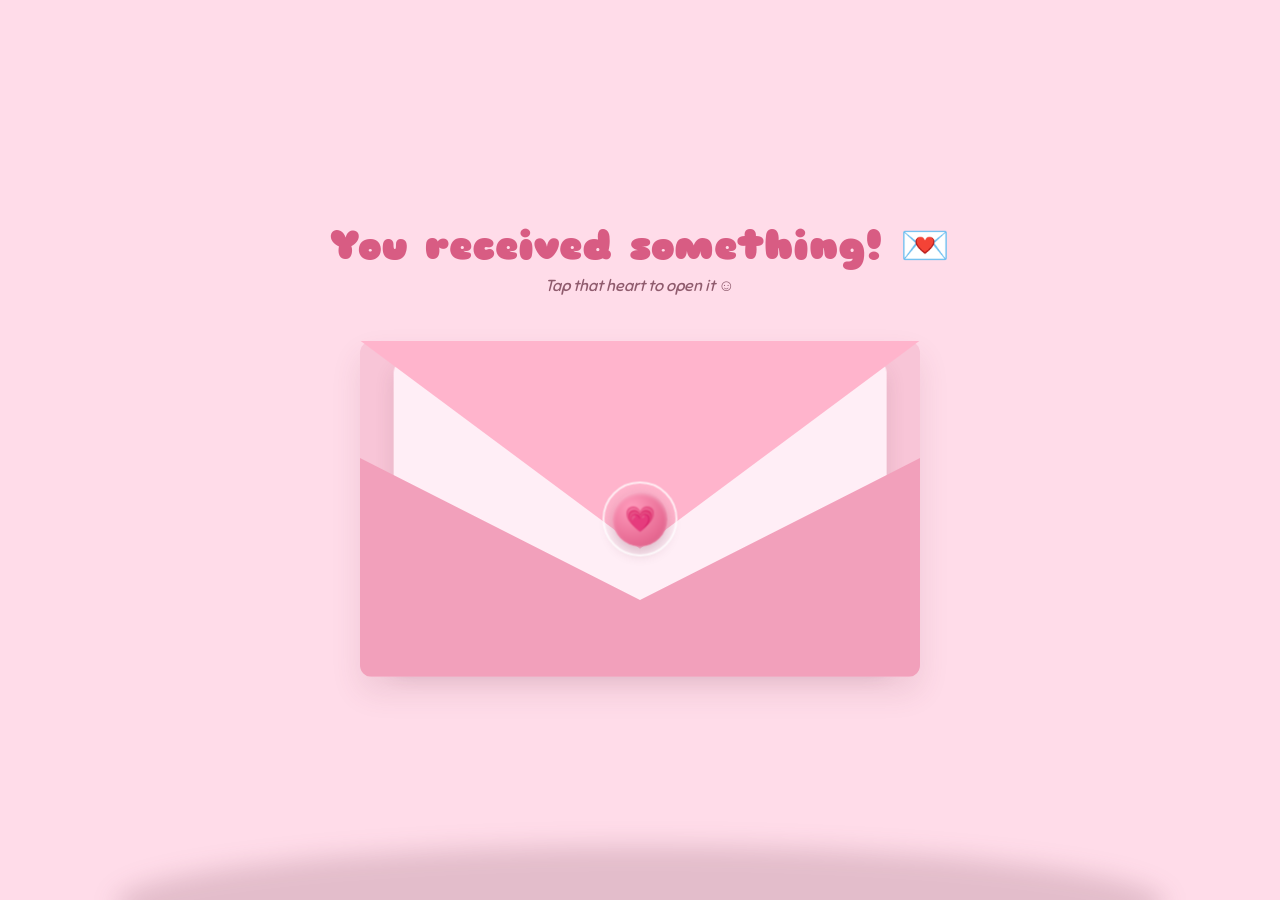
<file: index.html>
<!DOCTYPE html>
<html lang="en">

<head>
    <meta charset="UTF-8">
    <meta name="viewport" content="width=device-width, initial-scale=1.0">

    <title>A Little Something 💗</title>

    <link rel="stylesheet" href="style.css">
</head>

<body>

    <!--
      The one audio player for the whole gift. It sits outside every
      scene on purpose: hiding a scene would stop the music if the
      player lived inside one.
    -->
    <audio id="player" preload="none"></audio>

    <!-- Small pause control that follows her through the later scenes -->
    <button id="miniPlayer" class="mini-player" type="button" hidden
            aria-label="Pause or play the music">
        <span class="mini-bars"><i></i><i></i><i></i></span>
    </button>


    <!--
    ============================================================
      HOW THIS PAGE WORKS
      ------------------------------------------------------------
      There are 3 "scenes". Each one is a <section class="scene">.
      Only ONE scene is visible at a time - the one that also has
      the class "active". script.js adds and removes that class.

        Scene 1  #envelopeScene  -> open the envelope, read the card
        Scene 2  #musicScene     -> start the music, then move on
        Scene 3  #gardenScene    -> pick 16 flowers, build a bouquet
        Scene 4  #stickerScene   -> scratch off 9 stickers
    ============================================================
    -->


    <!--
    ============================================================
      SCENE 1 - ENVELOPE
    ============================================================
    -->
    <section id="envelopeScene" class="scene envelope-area active">

        <!-- Hearts drifting up behind everything. Decoration only, so
             they ignore taps and never block the envelope. -->
        <div class="floaties" aria-hidden="true">
            <span>&#9825;</span><span>&#10022;</span><span>&#9825;</span>
            <span>&#10022;</span><span>&#9825;</span><span>&#10022;</span>
        </div>

        <!-- Text above the envelope -->
        <div class="envelope-intro">
            <p>You received something! 💌</p>
            <span>Tap that heart to open it ☺️</span>
        </div>

        <div class="envelope-wrapper">
            <div class="envelope" id="envelope">

                <!-- Plain back panel of the envelope -->
                <div class="envelope-back"></div>

                <!-- The card that slides up and out -->
                <div class="greeting-card">

                    <div class="card-ribbon">
                        <img src="images/Ribbon.png" alt="Pink ribbon">
                    </div>

                    <div class="card-greeting">
                        <span>Happy Happy Birthday to you!! 🎀</span>
                    </div>

                    <hr>

                    <!-- Small photo on the card -->
                    <div class="little-poster"></div>

                    <div class="card-text">
                        <span id="first-text">Heyy Cutiepie!!</span>

                        <span id="second-text">
                            I wanted to give you a little something,
                            so I thought why not make it myself?
                        </span>

                        <span id="third-text">I hope this brings you smile.</span>
                    </div>

                    <!-- Goes to Scene 2 -->
                    <button id="toGardenScene" type="button">Yisyis!!</button>

                </div>

                <!-- Front pocket, drawn on top of the card -->
                <div class="envelope-front"></div>

                <!-- Triangle flap that folds open -->
                <div class="envelope-flap"></div>

                <!-- The heart you tap to start -->
                <button id="openEnvelope" class="envelope-seal" type="button">💗</button>

            </div>
        </div>

        <div class="envelope-shadow"></div>

    </section>


    <!--
    ============================================================
      SCENE 2 - THE MUSIC

      She taps play, the song starts, and the gift moves straight on
      to the garden. The music keeps going from here to the end.

      The 5 songs go in the music/ folder. Their titles live in
      script.js, in the "playlist" list.
    ============================================================
    -->
    <section id="musicScene" class="scene music-scene">

        <div class="music-card">

            <p class="music-intro">Some songs for you &#9834;</p>

            <div class="album-art">
                <img id="albumCover" src="images/photo1.jpg" alt="Album cover">
                <span class="album-ring"></span>
            </div>

            <p class="song-title" id="songTitle">Tap play to start</p>
            <p class="song-artist" id="songArtist">5 songs, on shuffle</p>

            <div class="music-controls">
                <button id="prevSong" class="music-side" type="button" aria-label="Previous song">&#9664;&#9664;</button>
                <button id="playSong" class="music-play" type="button" aria-label="Play">&#9654;</button>
                <button id="nextSong" class="music-side" type="button" aria-label="Next song">&#9654;&#9654;</button>
            </div>

            <button id="skipMusic" class="music-skip" type="button">Continue without music</button>

        </div>

    </section>


    <!--
    ============================================================
      SCENE 3 - GARDEN
    ============================================================
    -->
    <section id="gardenScene" class="scene garden-scene">

        <div class="garden-content">

            <div class="garden-intro">
                <h2>Pick the flowers 🌷</h2>
                <p>I prepared 16 flowers for you..</p>
            </div>

            <!--
              The 16 flowers.
              data-flower is the flower's number. script.js reads it
              to know which message to show in the letter.
              Where each flower sits on screen is set in style.css
              (.flower1 ... .flower16).
            -->
            <div class="flowers">
                <img src="images/flower1.png"  class="flower flower1"  data-flower="1"  alt="Flower 1">
                <img src="images/flower2.png"  class="flower flower2"  data-flower="2"  alt="Flower 2">
                <img src="images/flower3.png"  class="flower flower3"  data-flower="3"  alt="Flower 3">
                <img src="images/flower4.png"  class="flower flower4"  data-flower="4"  alt="Flower 4">
                <img src="images/flower5.png"  class="flower flower5"  data-flower="5"  alt="Flower 5">
                <img src="images/flower6.png"  class="flower flower6"  data-flower="6"  alt="Flower 6">
                <img src="images/flower7.png"  class="flower flower7"  data-flower="7"  alt="Flower 7">
                <img src="images/flower8.png"  class="flower flower8"  data-flower="8"  alt="Flower 8">
                <img src="images/flower9.png"  class="flower flower9"  data-flower="9"  alt="Flower 9">
                <img src="images/flower10.png" class="flower flower10" data-flower="10" alt="Flower 10">
                <img src="images/flower11.png" class="flower flower11" data-flower="11" alt="Flower 11">
                <img src="images/flower12.png" class="flower flower12" data-flower="12" alt="Flower 12">
                <img src="images/flower13.png" class="flower flower13" data-flower="13" alt="Flower 13">
                <img src="images/flower14.png" class="flower flower14" data-flower="14" alt="Flower 14">
                <img src="images/flower15.png" class="flower flower15" data-flower="15" alt="Flower 15">
                <img src="images/flower16.png" class="flower flower16" data-flower="16" alt="Flower 16">
            </div>

            <!-- Letter that pops up after picking a flower -->
            <div id="flowerLetter" class="flower-letter">
                <div class="letter-paper">

                    <button id="closeLetter" class="close-letter" type="button">&raquo;</button>

                    <p id="letterMessage">You found me!</p>

                    <div class="letter-hint">Tap the letter to continue &hearts;</div>

                </div>
            </div>

            <!--
              Bouquet in the corner. Picked tulips get added into
              #bouquetFlowers, which sits BEHIND the wrapping paper so
              the stems disappear into it. When all 16 are picked,
              script.js slides this whole thing to the middle.
            -->
            <div class="bouquet-area" id="bouquetArea">

                <!-- The tulips -->
                <div id="bouquetFlowers" class="bouquet-flowers"></div>

                <!-- Florist paper: two folded panels meeting in a V -->
                <div class="bouquet-wrap">
                    <span class="wrap-left"></span>
                    <span class="wrap-right"></span>
                    <span class="wrap-shine"></span>
                </div>

                <!-- Ribbon tied at the neck -->
                <svg class="bouquet-bow" viewBox="0 0 100 62" aria-hidden="true">
                    <path class="bow-tail" d="M46 30 C40 42 34 50 27 58 L38 55 C43 47 47 39 50 33 Z"/>
                    <path class="bow-tail" d="M54 30 C60 42 66 50 73 58 L62 55 C57 47 53 39 50 33 Z"/>
                    <path class="bow-loop" d="M50 30 C32 11 11 15 13 29 C15 43 34 39 50 30 Z"/>
                    <path class="bow-loop" d="M50 30 C68 11 89 15 87 29 C85 43 66 39 50 30 Z"/>
                    <ellipse class="bow-knot" cx="50" cy="30" rx="8" ry="7"/>
                </svg>

            </div>

            <div class="flower-counter">
                <span id="flowerCount">0</span>
                <span>/ 16 flowers</span>
            </div>

            <!-- Shown once all 16 flowers are picked -->
            <div id="bouquetComplete" class="bouquet-complete">
                <h2>For you &hearts;</h2>
                <p>You picked every little flower.</p>
                <p>And now they are all yours.</p>

                <!-- Goes to Scene 3 -->
                <button id="patchButton" type="button">Ready for more?</button>
            </div>

        </div>

    </section>


    <!--
    ============================================================
      SCENE 4 - STICKER HUNT
    ============================================================
    -->
    <section id="stickerScene" class="scene sticker-scene">

        <div class="sticker-title">
            <h1>A Few Little Things...</h1>
            <p>There are 20 little stickers under the foil.</p>
            <span id="sticker-count">0 / 20</span>
        </div>

        <!--
          Scratch card. The 9 stickers sit in a grid underneath, and a
          canvas painted like pink foil covers them. Dragging a finger
          across the canvas rubs the foil away. script.js watches how
          much of each sticker has been uncovered and counts it found.
        -->
        <div class="sticker-hunt">

            <!-- PALITAN: images/stickers/sticker1.png ... sticker9.png
                 Ilagay lang ang bagong larawan sa parehong pangalan. -->
            <div class="sticker-grid">
                <img src="images/stickers/sticker1.png" class="hunt-sticker" alt="Sticker 1">
                <img src="images/stickers/sticker2.png" class="hunt-sticker" alt="Sticker 2">
                <img src="images/stickers/sticker3.png" class="hunt-sticker" alt="Sticker 3">
                <img src="images/stickers/sticker4.png" class="hunt-sticker" alt="Sticker 4">
                <img src="images/stickers/sticker5.png" class="hunt-sticker" alt="Sticker 5">
                <img src="images/stickers/sticker6.png" class="hunt-sticker" alt="Sticker 6">
                <img src="images/stickers/sticker7.png" class="hunt-sticker" alt="Sticker 7">
                <img src="images/stickers/sticker8.png" class="hunt-sticker" alt="Sticker 8">
                <img src="images/stickers/sticker9.png" class="hunt-sticker" alt="Sticker 9">
                <img src="images/stickers/sticker10.png" class="hunt-sticker" alt="Sticker 10">
                <img src="images/stickers/sticker11.png" class="hunt-sticker" alt="Sticker 11">
                <img src="images/stickers/sticker12.png" class="hunt-sticker" alt="Sticker 12">
                <img src="images/stickers/sticker13.png" class="hunt-sticker" alt="Sticker 13">
                <img src="images/stickers/sticker14.png" class="hunt-sticker" alt="Sticker 14">
                <img src="images/stickers/sticker15.png" class="hunt-sticker" alt="Sticker 15">
                <img src="images/stickers/sticker16.png" class="hunt-sticker" alt="Sticker 16">
                <img src="images/stickers/sticker17.png" class="hunt-sticker" alt="Sticker 17">
                <img src="images/stickers/sticker18.png" class="hunt-sticker" alt="Sticker 18">
                <img src="images/stickers/sticker19.png" class="hunt-sticker" alt="Sticker 19">
                <img src="images/stickers/sticker20.png" class="hunt-sticker" alt="Sticker 20">
            </div>

            <canvas id="scratchLayer" class="scratch-layer"
                    aria-label="Scratch the foil to uncover the stickers"></canvas>

        </div>


        <!-- Everything below appears only after all 9 are found -->
        <div id="all-found">
            <h2>✨ You found them all! ✨</h2>
            <p>Now you can keep them however you like.</p>
        </div>

        <div id="sticker-choices">

            <button id="stack-button" type="button">
                📸
                <span>Sticker Stack</span>
                <small>View &amp; Save</small>
            </button>

        </div>

        <!-- Fullscreen viewer: one sticker at a time -->
        <div id="stack-viewer">

            <button id="close-stack" type="button">✕</button>

            <p id="stack-number">1 / 20</p>

            <img id="current-sticker" src="images/stickers/sticker1.png" alt="Sticker">

            <div class="stack-controls">
                <button id="previous-button" type="button">&larr;</button>
                <a id="download-button" href="images/stickers/sticker1.png" download>Download</a>
                <button id="next-button" type="button">&rarr;</button>
            </div>

        </div>

        <button id="scene4-button" type="button">Ready for the next surprise? &rarr;</button>

    </section>


    <!--
    ============================================================
      SCENE 5 - THE LETTER (main message)

      The message is revealed one line at a time so it is read
      slowly instead of all at once. Each <p class="letter-line">
      is one tap. Add or remove lines freely - script.js just
      walks through whatever is here.
    ============================================================
    -->
    <section id="letterScene" class="scene letter-scene">

        <div class="letter-sheet">

            <!-- PALITAN: images/photo1.jpg at images/photo2.jpg
                 Dalawang polaroid na naka-tape, bahagyang magkapatong. -->
            <div class="letter-photos">

                <div class="letter-photo photo-a">
                    <img src="images/photo1.jpg" alt="A photo of you">
                    <span class="letter-tape letter-tape-left"></span>
                    <span class="letter-tape letter-tape-right"></span>
                </div>

                <div class="letter-photo photo-b">
                    <img src="images/photo2.jpg" alt="Another photo of you">
                    <span class="letter-tape letter-tape-left"></span>
                    <span class="letter-tape letter-tape-right"></span>
                </div>

            </div>

            <h2 class="letter-title">Something I wanted to say</h2>

            <!-- PALITAN MO ANG MGA LINYA NA ITO -->
            <div class="letter-lines" id="letterLines">
                <p class="letter-line"></p>
                <p class="letter-line"></p>
                <p class="letter-line"></p>
                <p class="letter-line"></p>
                <p class="letter-line"></p>
                <p class="letter-line"></p>
                <p class="letter-line"> &#127872;</p>
            </div>

            <button id="letterNext" class="letter-next" type="button">Read on &#8594;</button>

            <button id="toLastScene" class="letter-done" type="button">One more thing &#8594;</button>


        </div>

    </section>


    <!--
    ============================================================
      SCENE 6 - THE WISH (final message)

      Tap the candles to blow them out. The flames go out, confetti
      falls, and the final card fades in.
    ============================================================
    -->
    <section id="lastScene" class="scene last-scene">

        <!-- falling confetti is generated here by script.js -->
        <div class="confetti" id="confetti"></div>

        <div class="wish-stage" id="wishStage">

            <p class="wish-hint" id="wishHint">Make a wish &#127874;<span>tap the candles</span></p>

            <button class="cake" id="cake" type="button" aria-label="Blow out the candles">

                <!-- Drawn back to front: plate, body, frosting,
                     cake top, candles, then the flames on top. -->
                <span class="cake-plate"></span>
                <span class="cake-body"></span>
                <span class="cake-drip"></span>
                <span class="cake-top"></span>

                <!-- sprinkles on the frosting -->
                <span class="sprinkle s1"></span>
                <span class="sprinkle s2"></span>
                <span class="sprinkle s3"></span>
                <span class="sprinkle s4"></span>
                <span class="sprinkle s5"></span>

                <span class="candle candle1"></span>
                <span class="candle candle2"></span>
                <span class="candle candle3"></span>

                <span class="flame flame1"></span>
                <span class="flame flame2"></span>
                <span class="flame flame3"></span>

            </button>

        </div>

        <!-- Shown after the candles are out -->
        <div class="final-card" id="finalCard">

            <!-- PALITAN: images/photo1.jpg -->
            <img class="final-photo" src="images/photo1.jpg" alt="A photo of you">

            <h2>Happy Birthday &#9825;</h2>


            <!-- PALITAN MO ANG MENSAHE NA ITO -->
            <p>Thank you for being you.</p>
            <p>I hope today feels exactly like you deserve.</p>

            <button id="replayButton" class="replay-button" type="button">Play it again &#8635;</button>

        </div>

    </section>


    <!-- All the words and pictures. Loaded first so the page can
         fill itself in from it. Edit it with edit.html. -->
    <script src="content.js"></script>

    <script src="script.js"></script>

<!-- Code injected by live-server -->
<script>
	// <![CDATA[  <-- For SVG support
	if ('WebSocket' in window) {
		(function () {
			function refreshCSS() {
				var sheets = [].slice.call(document.getElementsByTagName("link"));
				var head = document.getElementsByTagName("head")[0];
				for (var i = 0; i < sheets.length; ++i) {
					var elem = sheets[i];
					var parent = elem.parentElement || head;
					parent.removeChild(elem);
					var rel = elem.rel;
					if (elem.href && typeof rel != "string" || rel.length == 0 || rel.toLowerCase() == "stylesheet") {
						var url = elem.href.replace(/(&|\?)_cacheOverride=\d+/, '');
						elem.href = url + (url.indexOf('?') >= 0 ? '&' : '?') + '_cacheOverride=' + (new Date().valueOf());
					}
					parent.appendChild(elem);
				}
			}
			var protocol = window.location.protocol === 'http:' ? 'ws://' : 'wss://';
			var address = protocol + window.location.host + window.location.pathname + '/ws';
			var socket = new WebSocket(address);
			socket.onmessage = function (msg) {
				if (msg.data == 'reload') window.location.reload();
				else if (msg.data == 'refreshcss') refreshCSS();
			};
			if (sessionStorage && !sessionStorage.getItem('IsThisFirstTime_Log_From_LiveServer')) {
				console.log('Live reload enabled.');
				sessionStorage.setItem('IsThisFirstTime_Log_From_LiveServer', true);
			}
		})();
	}
	else {
		console.error('Upgrade your browser. This Browser is NOT supported WebSocket for Live-Reloading.');
	}
	// ]]>
</script>
<!-- Code injected by live-server -->
<script>
	// <![CDATA[  <-- For SVG support
	if ('WebSocket' in window) {
		(function () {
			function refreshCSS() {
				var sheets = [].slice.call(document.getElementsByTagName("link"));
				var head = document.getElementsByTagName("head")[0];
				for (var i = 0; i < sheets.length; ++i) {
					var elem = sheets[i];
					var parent = elem.parentElement || head;
					parent.removeChild(elem);
					var rel = elem.rel;
					if (elem.href && typeof rel != "string" || rel.length == 0 || rel.toLowerCase() == "stylesheet") {
						var url = elem.href.replace(/(&|\?)_cacheOverride=\d+/, '');
						elem.href = url + (url.indexOf('?') >= 0 ? '&' : '?') + '_cacheOverride=' + (new Date().valueOf());
					}
					parent.appendChild(elem);
				}
			}
			var protocol = window.location.protocol === 'http:' ? 'ws://' : 'wss://';
			var address = protocol + window.location.host + window.location.pathname + '/ws';
			var socket = new WebSocket(address);
			socket.onmessage = function (msg) {
				if (msg.data == 'reload') window.location.reload();
				else if (msg.data == 'refreshcss') refreshCSS();
			};
			if (sessionStorage && !sessionStorage.getItem('IsThisFirstTime_Log_From_LiveServer')) {
				console.log('Live reload enabled.');
				sessionStorage.setItem('IsThisFirstTime_Log_From_LiveServer', true);
			}
		})();
	}
	else {
		console.error('Upgrade your browser. This Browser is NOT supported WebSocket for Live-Reloading.');
	}
	// ]]>
</script>
</body>

</html>
</file>
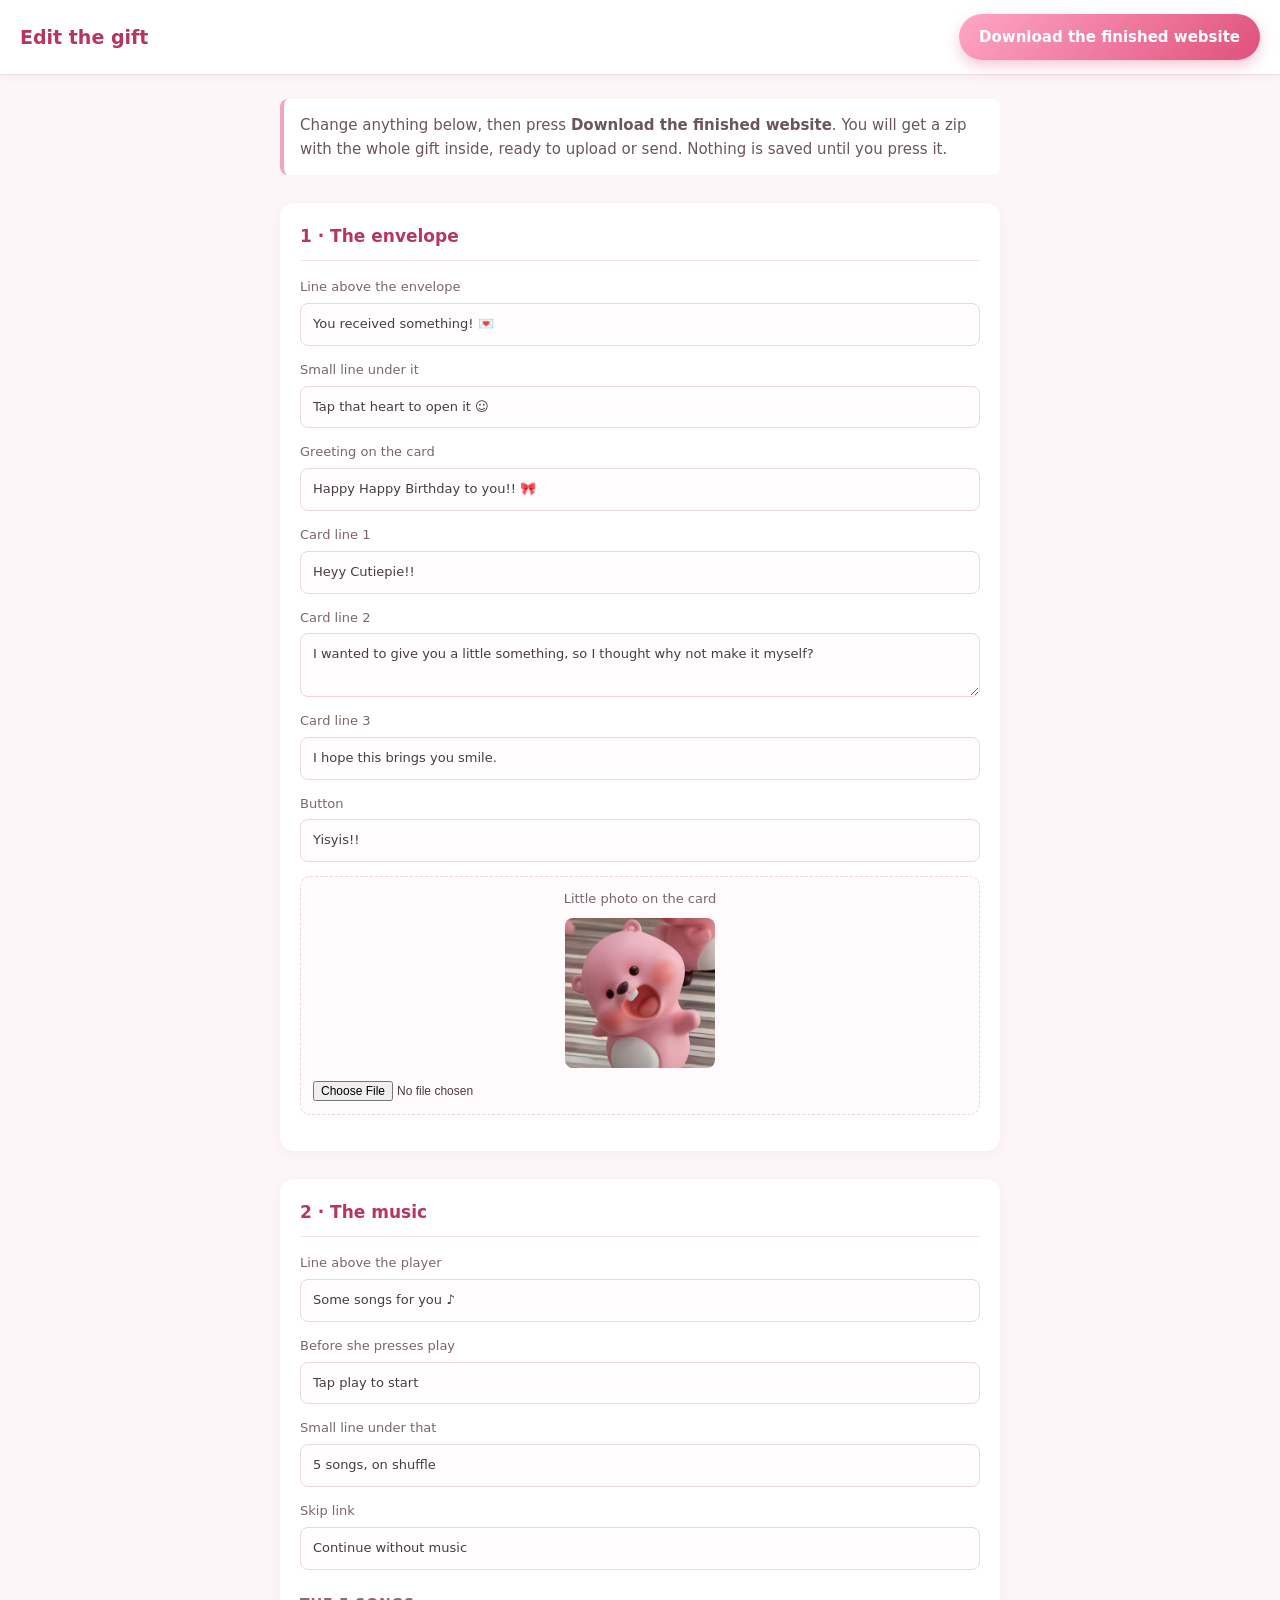
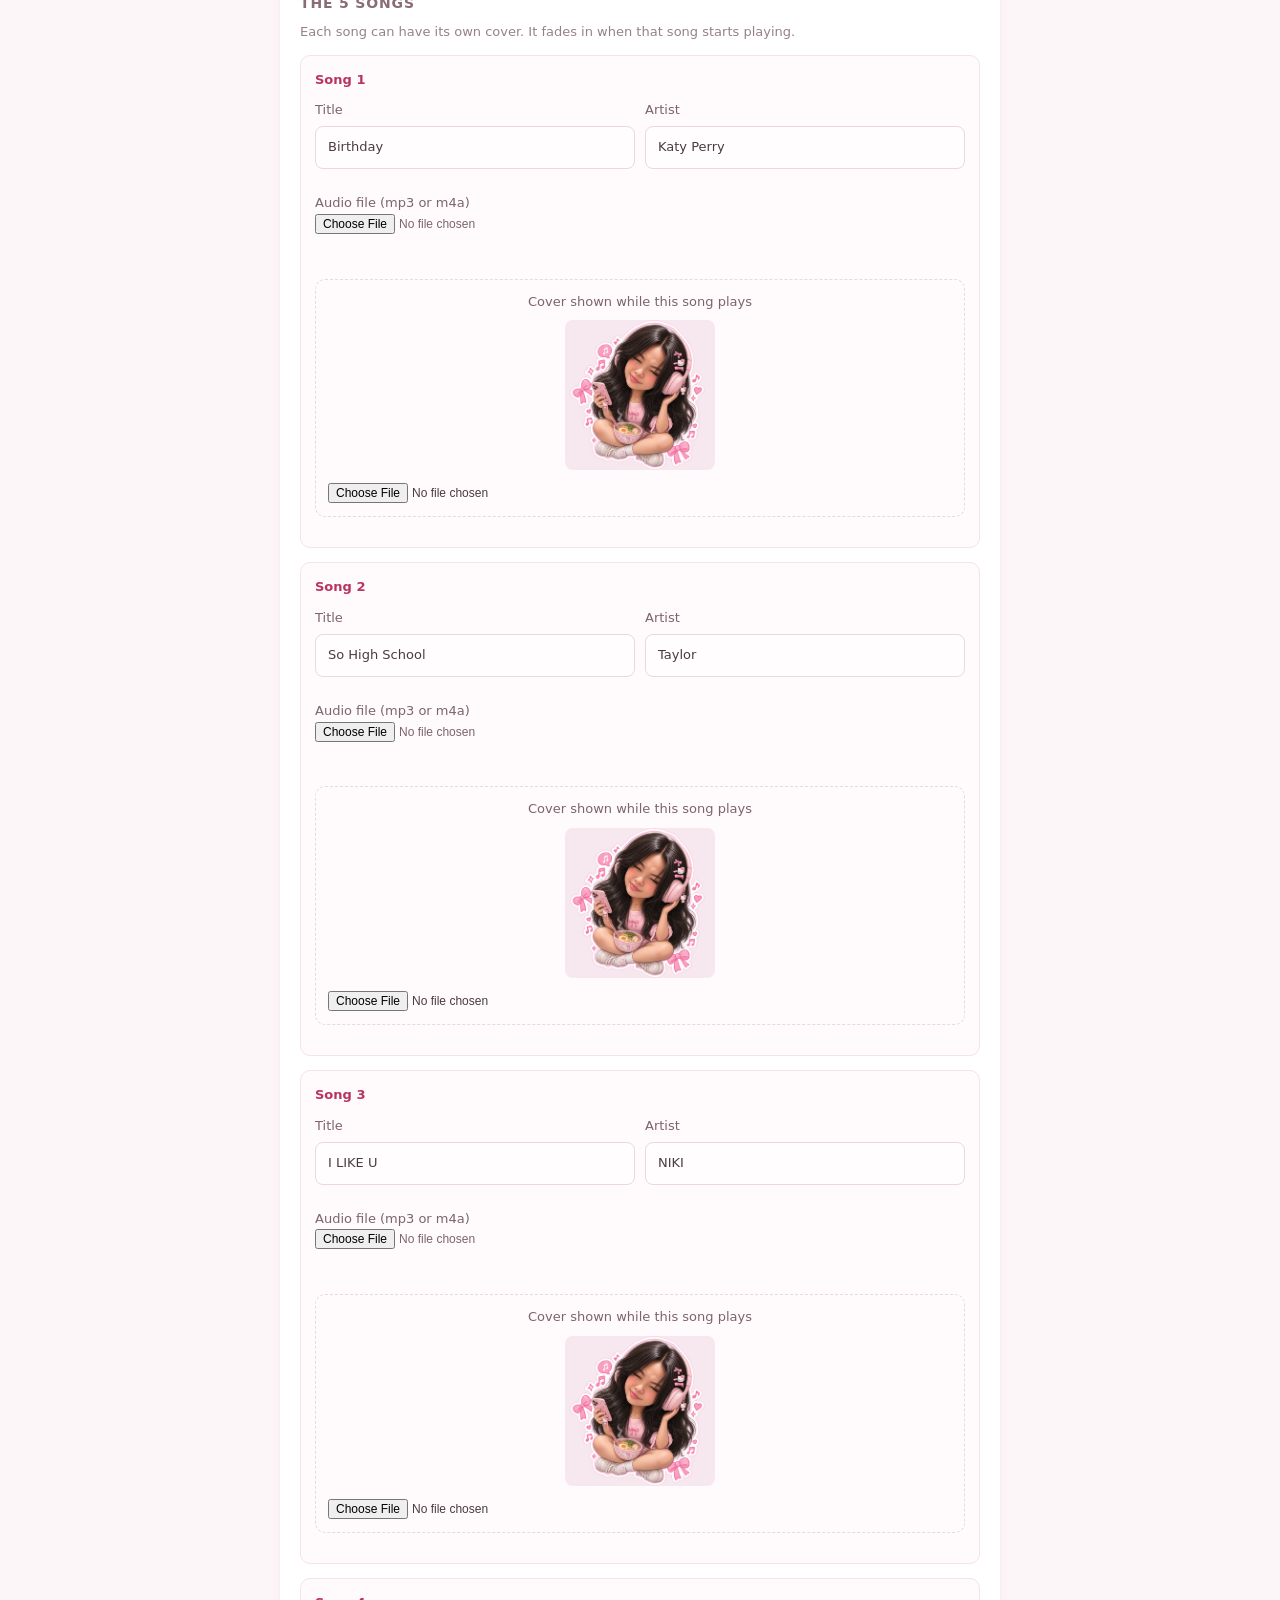
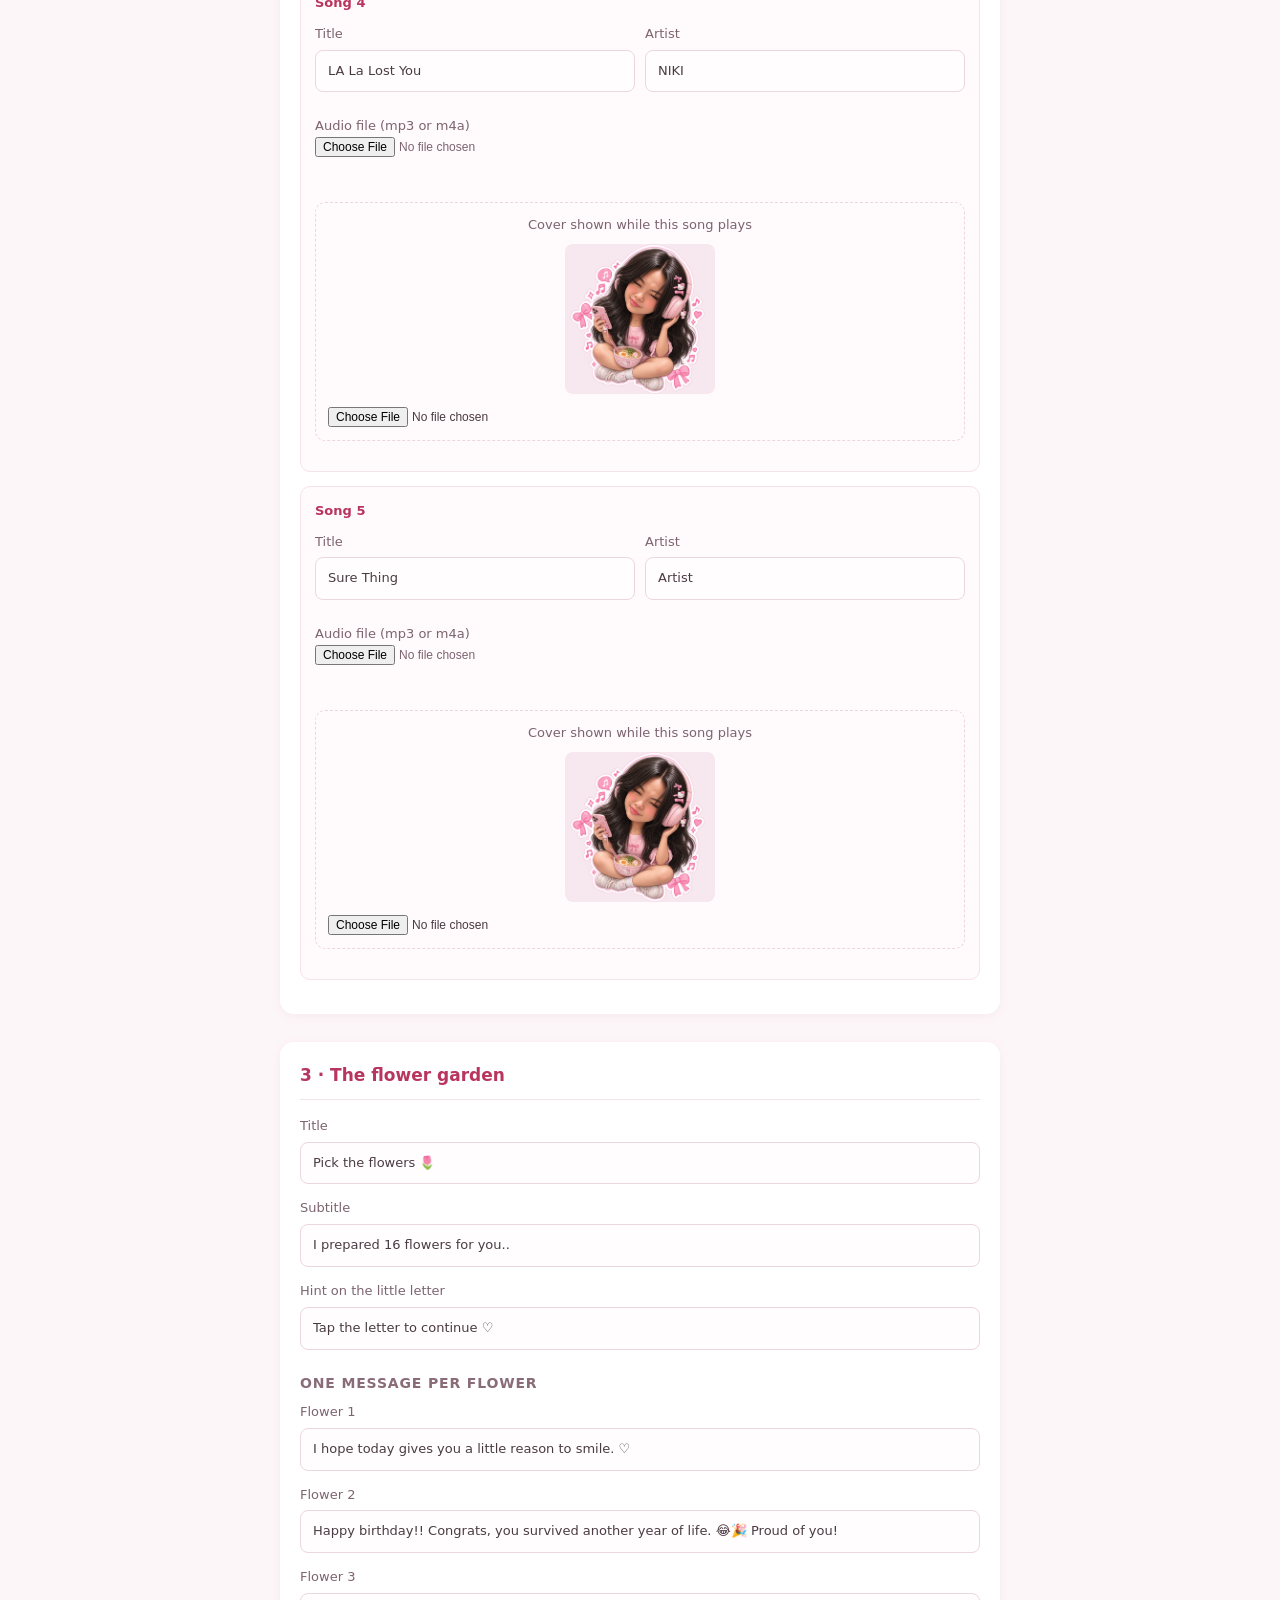
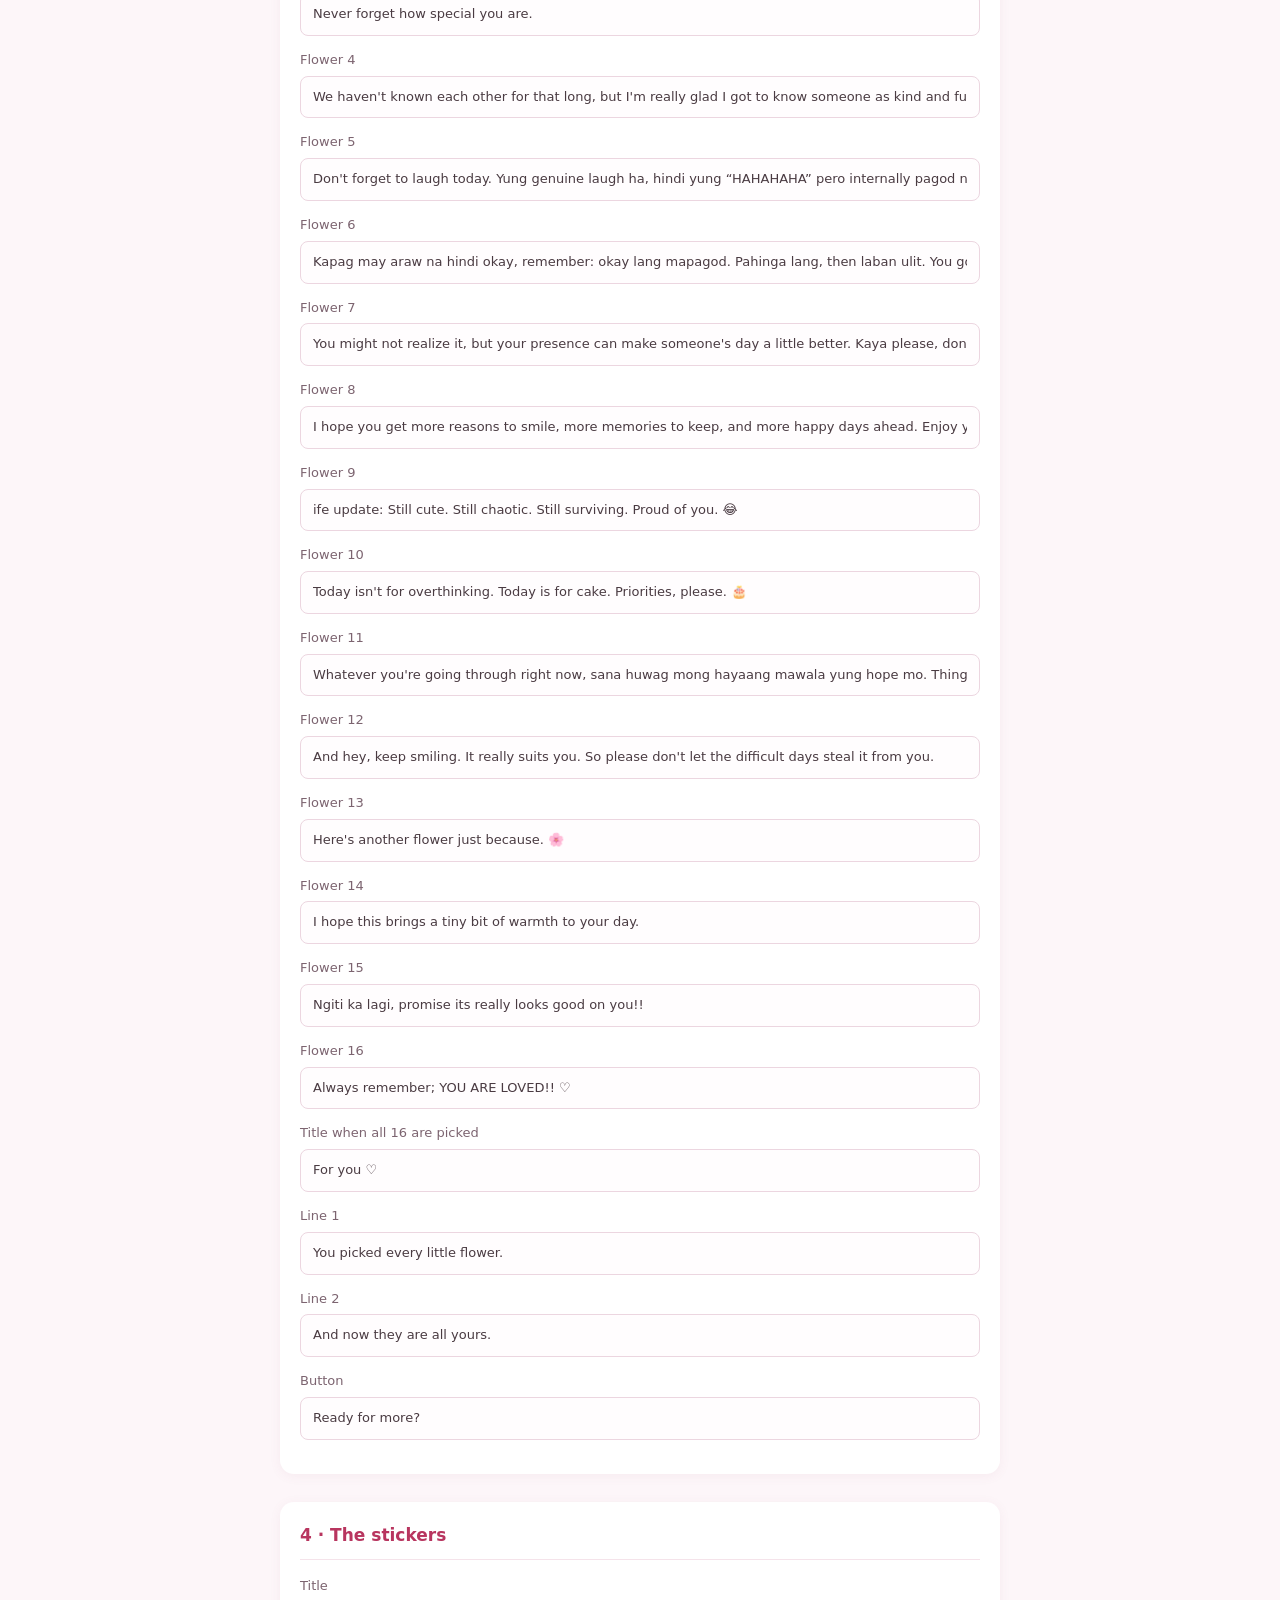
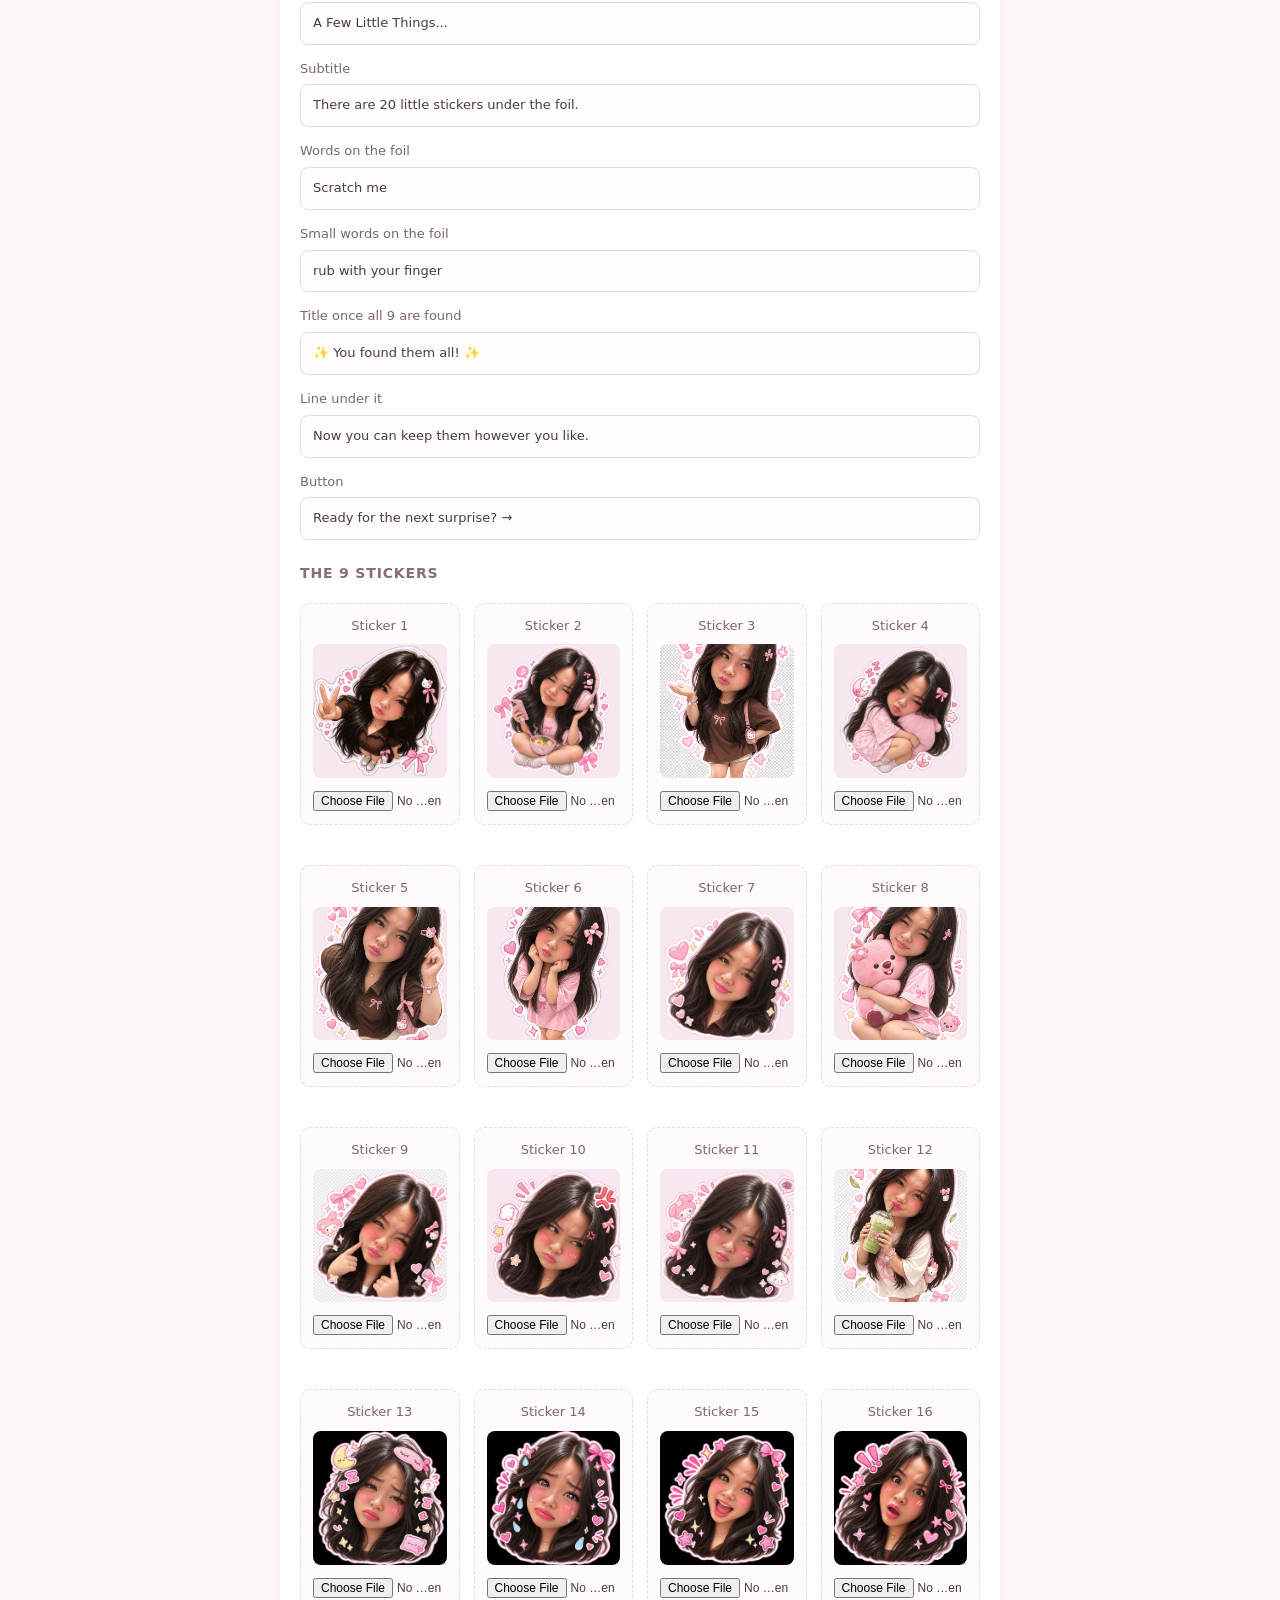
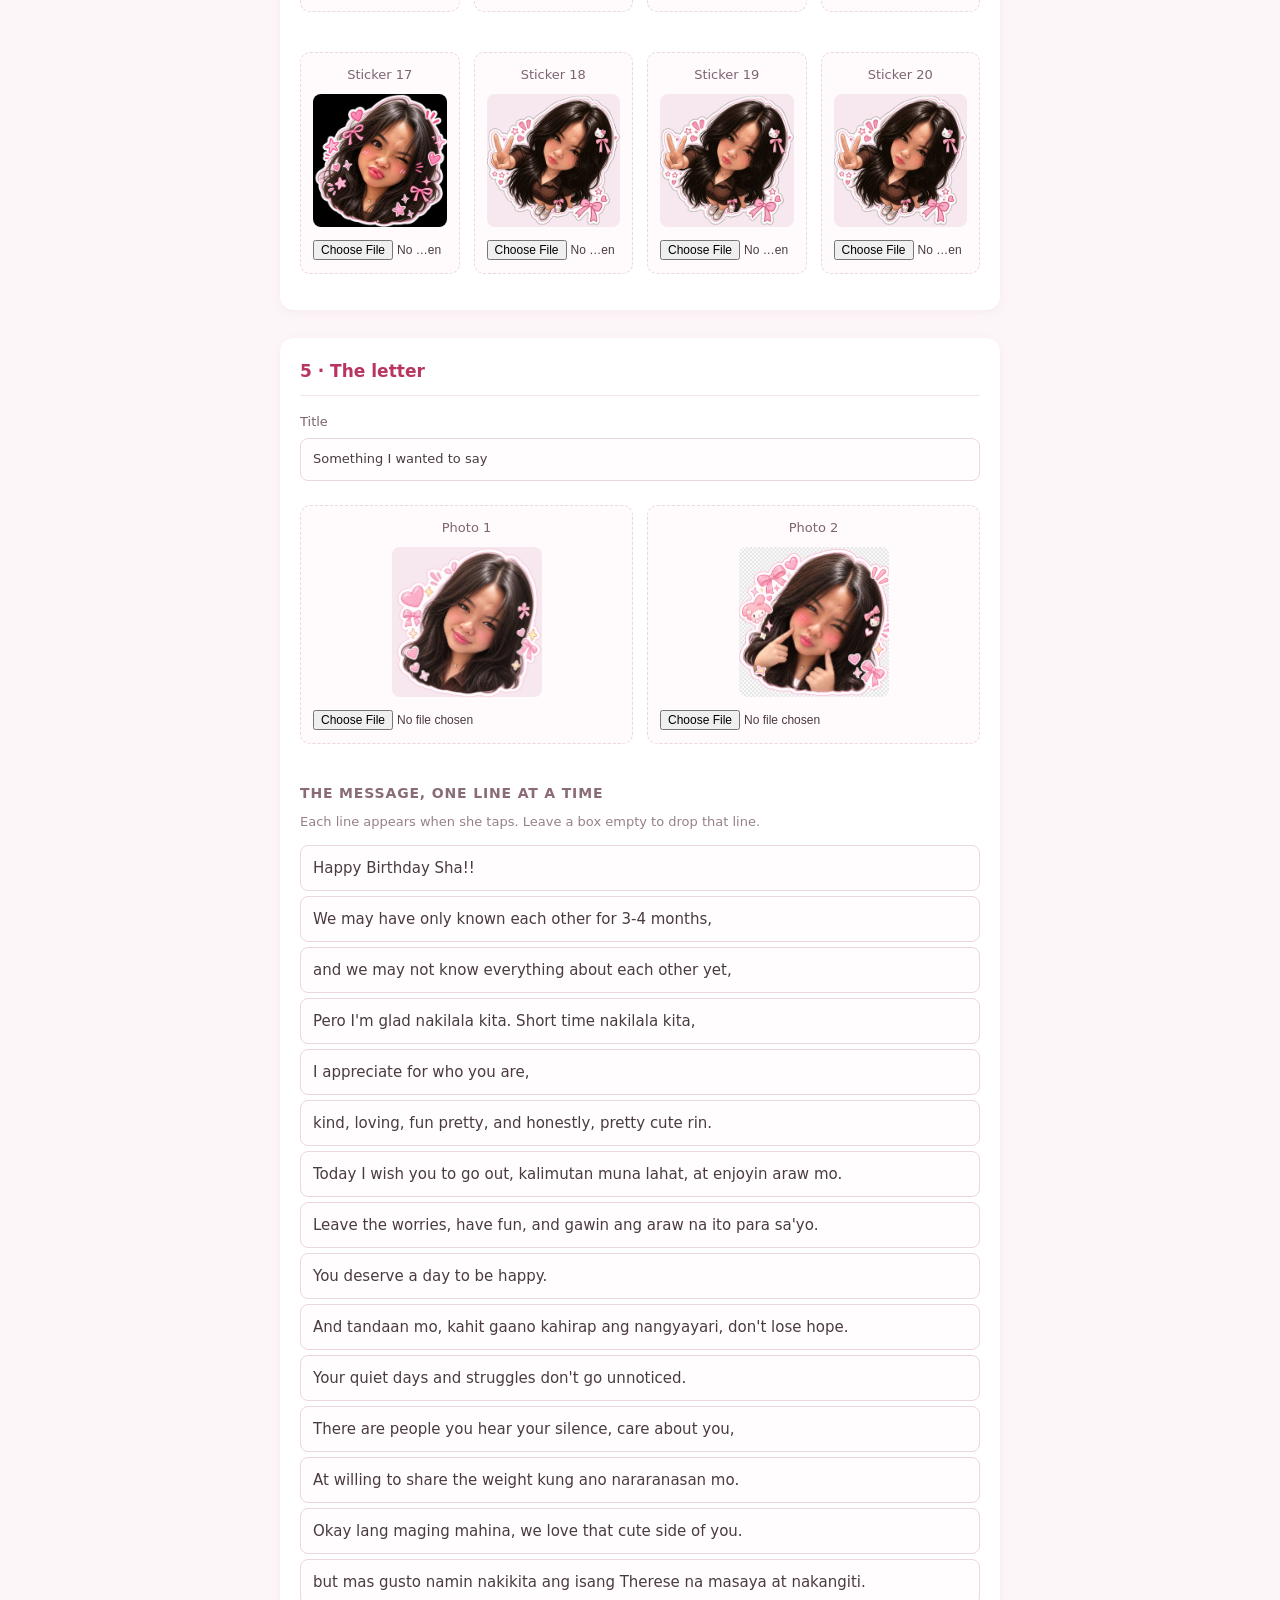
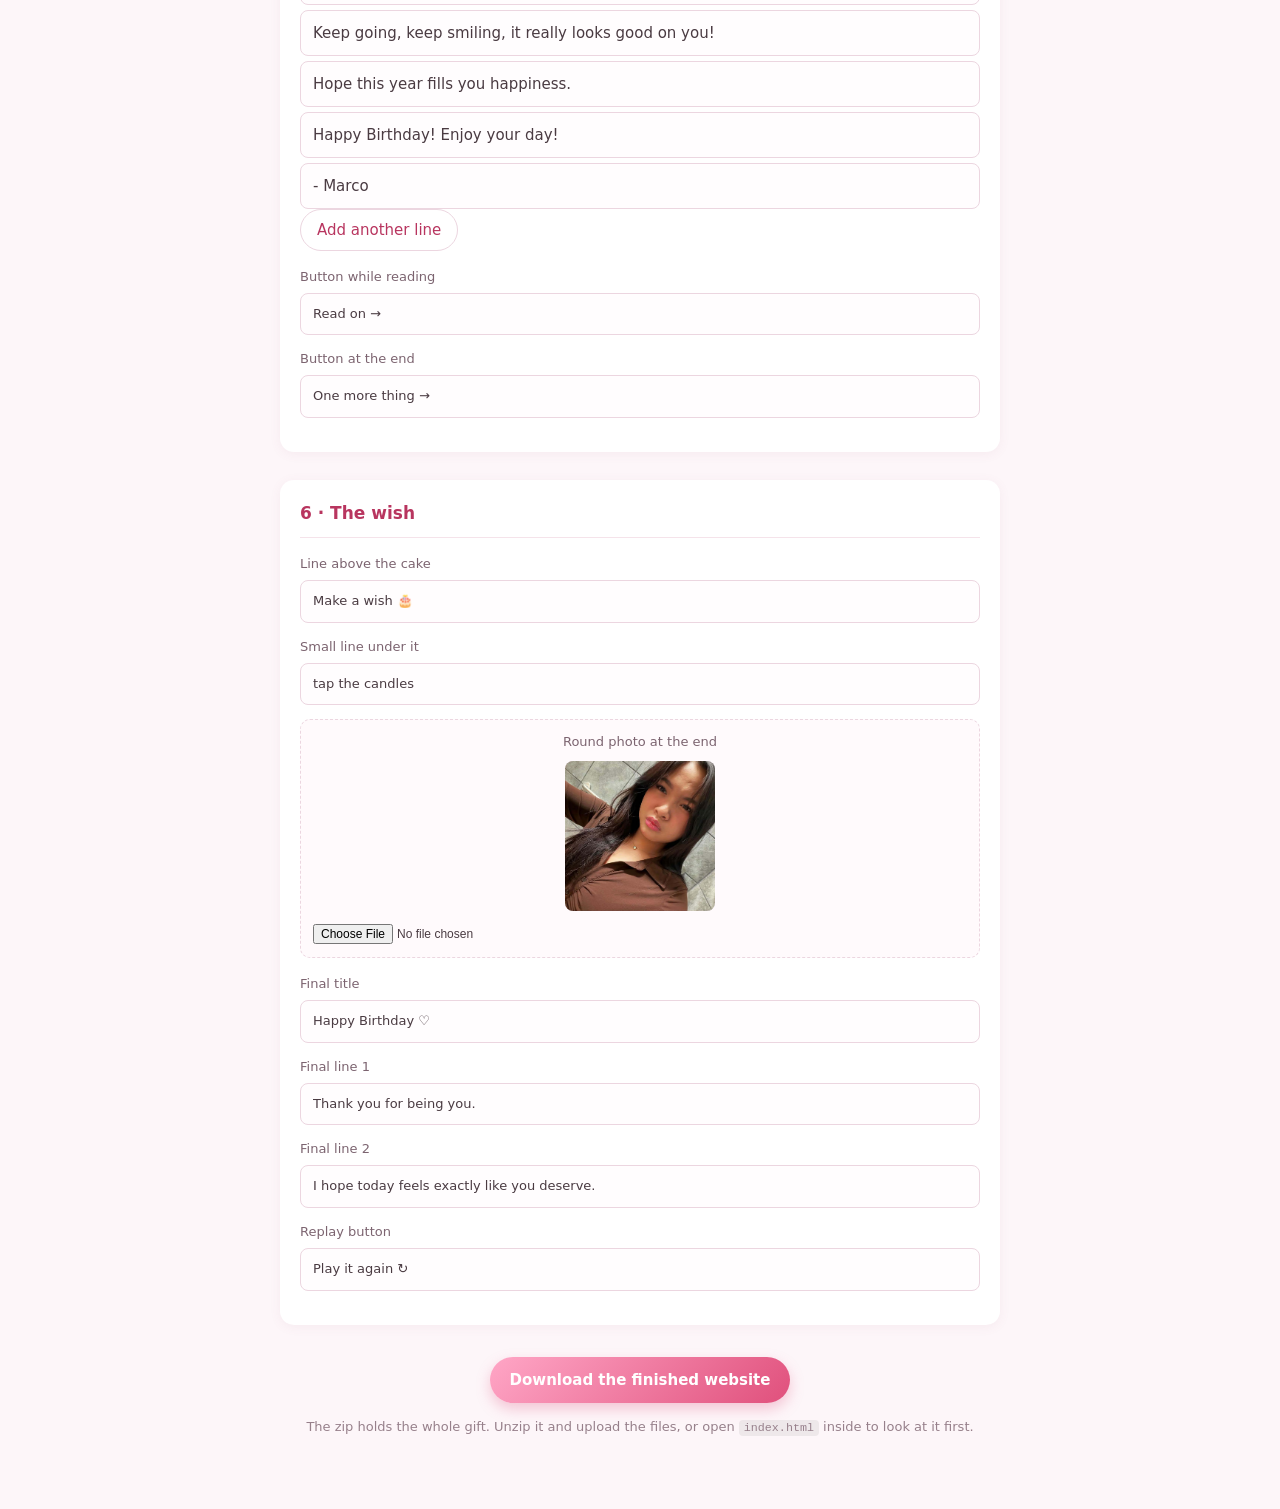
<file: edit.html>
<!DOCTYPE html>
<html lang="en">

<head>
    <meta charset="UTF-8">
    <meta name="viewport" content="width=device-width, initial-scale=1.0">
    <title>Edit the gift</title>
    <link rel="stylesheet" href="editor.css">
</head>

<body>

<header class="bar">
    <h1>Edit the gift</h1>
    <button id="buildBtn" class="build" type="button">Download the finished website</button>
</header>

<!-- Shown when the page was opened by double-clicking the file -->
<div id="fileWarning" class="warning" hidden>
    <strong>Open this page from your website address, not from the file.</strong>
    <span>Browsers block a page opened straight from a folder from reading
    the other files, so the download button cannot build anything.
    Upload the folder first, then open <code>/edit.html</code> there.</span>
</div>

<div id="status" class="status" hidden></div>

<main>

    <p class="lede">
        Change anything below, then press <b>Download the finished website</b>.
        You will get a zip with the whole gift inside, ready to upload or send.
        Nothing is saved until you press it.
    </p>


    <section>
        <h2>1 &middot; The envelope</h2>

        <label>Line above the envelope
            <input data-t="envelope.intro"></label>

        <label>Small line under it
            <input data-t="envelope.introSmall"></label>

        <label>Greeting on the card
            <input data-t="envelope.greeting"></label>

        <label>Card line 1
            <input data-t="envelope.line1"></label>

        <label>Card line 2
            <textarea rows="2" data-t="envelope.line2"></textarea></label>

        <label>Card line 3
            <input data-t="envelope.line3"></label>

        <label>Button
            <input data-t="envelope.button"></label>

        <div class="pic" data-pic="envelope.photo" data-name="images/card-photo.jpg">
            <span class="pic-label">Little photo on the card</span>
            <img class="pic-preview" alt="">
            <input type="file" accept="image/*">
        </div>
    </section>


    <section>
        <h2>2 &middot; The music</h2>

        <label>Line above the player
            <input data-t="music.intro"></label>

        <label>Before she presses play
            <input data-t="music.waiting"></label>

        <label>Small line under that
            <input data-t="music.waitingSmall"></label>

        <label>Skip link
            <input data-t="music.skip"></label>

        <h3>The 5 songs</h3>
        <p class="note">Each song can have its own cover. It fades in when
        that song starts playing.</p>
        <div id="songs"></div>
    </section>


    <section>
        <h2>3 &middot; The flower garden</h2>

        <label>Title
            <input data-t="garden.title"></label>

        <label>Subtitle
            <input data-t="garden.subtitle"></label>

        <label>Hint on the little letter
            <input data-t="garden.hint"></label>

        <h3>One message per flower</h3>
        <div id="flowerMessages"></div>

        <label>Title when all 16 are picked
            <input data-t="garden.completeTitle"></label>

        <label>Line 1
            <input data-t="garden.completeLine1"></label>

        <label>Line 2
            <input data-t="garden.completeLine2"></label>

        <label>Button
            <input data-t="garden.completeButton"></label>
    </section>


    <section>
        <h2>4 &middot; The stickers</h2>

        <label>Title
            <input data-t="stickers.title"></label>

        <label>Subtitle
            <input data-t="stickers.subtitle"></label>

        <label>Words on the foil
            <input data-t="stickers.foilTitle"></label>

        <label>Small words on the foil
            <input data-t="stickers.foilSmall"></label>

        <label>Title once all 9 are found
            <input data-t="stickers.foundTitle"></label>

        <label>Line under it
            <input data-t="stickers.foundText"></label>

        <label>Button
            <input data-t="stickers.nextButton"></label>

        <h3>The 9 stickers</h3>
        <div id="stickerPics" class="grid"></div>
    </section>


    <section>
        <h2>5 &middot; The letter</h2>

        <label>Title
            <input data-t="letter.title"></label>

        <div class="grid two">
            <div class="pic" data-pic="letter.photo1" data-name="images/letter-1.jpg">
                <span class="pic-label">Photo 1</span>
                <img class="pic-preview" alt="">
                <input type="file" accept="image/*">
            </div>
            <div class="pic" data-pic="letter.photo2" data-name="images/letter-2.jpg">
                <span class="pic-label">Photo 2</span>
                <img class="pic-preview" alt="">
                <input type="file" accept="image/*">
            </div>
        </div>

        <h3>The message, one line at a time</h3>
        <p class="note">Each line appears when she taps. Leave a box empty to drop that line.</p>
        <div id="letterLinesEdit"></div>
        <button id="addLine" class="small" type="button">Add another line</button>

        <label>Button while reading
            <input data-t="letter.nextButton"></label>

        <label>Button at the end
            <input data-t="letter.doneButton"></label>
    </section>


    <section>
        <h2>6 &middot; The wish</h2>

        <label>Line above the cake
            <input data-t="wish.hint"></label>

        <label>Small line under it
            <input data-t="wish.hintSmall"></label>

        <div class="pic" data-pic="wish.photo" data-name="images/final-photo.jpg">
            <span class="pic-label">Round photo at the end</span>
            <img class="pic-preview" alt="">
            <input type="file" accept="image/*">
        </div>

        <label>Final title
            <input data-t="wish.title"></label>

        <label>Final line 1
            <input data-t="wish.line1"></label>

        <label>Final line 2
            <input data-t="wish.line2"></label>

        <label>Replay button
            <input data-t="wish.replayButton"></label>
    </section>

</main>

<footer>
    <button id="buildBtn2" class="build" type="button">Download the finished website</button>
    <p class="note">The zip holds the whole gift. Unzip it and upload the files,
    or open <code>index.html</code> inside to look at it first.</p>
</footer>

<script src="content.js"></script>
<script src="editor.js"></script>

<!-- Code injected by live-server -->
<script>
	// <![CDATA[  <-- For SVG support
	if ('WebSocket' in window) {
		(function () {
			function refreshCSS() {
				var sheets = [].slice.call(document.getElementsByTagName("link"));
				var head = document.getElementsByTagName("head")[0];
				for (var i = 0; i < sheets.length; ++i) {
					var elem = sheets[i];
					var parent = elem.parentElement || head;
					parent.removeChild(elem);
					var rel = elem.rel;
					if (elem.href && typeof rel != "string" || rel.length == 0 || rel.toLowerCase() == "stylesheet") {
						var url = elem.href.replace(/(&|\?)_cacheOverride=\d+/, '');
						elem.href = url + (url.indexOf('?') >= 0 ? '&' : '?') + '_cacheOverride=' + (new Date().valueOf());
					}
					parent.appendChild(elem);
				}
			}
			var protocol = window.location.protocol === 'http:' ? 'ws://' : 'wss://';
			var address = protocol + window.location.host + window.location.pathname + '/ws';
			var socket = new WebSocket(address);
			socket.onmessage = function (msg) {
				if (msg.data == 'reload') window.location.reload();
				else if (msg.data == 'refreshcss') refreshCSS();
			};
			if (sessionStorage && !sessionStorage.getItem('IsThisFirstTime_Log_From_LiveServer')) {
				console.log('Live reload enabled.');
				sessionStorage.setItem('IsThisFirstTime_Log_From_LiveServer', true);
			}
		})();
	}
	else {
		console.error('Upgrade your browser. This Browser is NOT supported WebSocket for Live-Reloading.');
	}
	// ]]>
</script>
<!-- Code injected by live-server -->
<script>
	// <![CDATA[  <-- For SVG support
	if ('WebSocket' in window) {
		(function () {
			function refreshCSS() {
				var sheets = [].slice.call(document.getElementsByTagName("link"));
				var head = document.getElementsByTagName("head")[0];
				for (var i = 0; i < sheets.length; ++i) {
					var elem = sheets[i];
					var parent = elem.parentElement || head;
					parent.removeChild(elem);
					var rel = elem.rel;
					if (elem.href && typeof rel != "string" || rel.length == 0 || rel.toLowerCase() == "stylesheet") {
						var url = elem.href.replace(/(&|\?)_cacheOverride=\d+/, '');
						elem.href = url + (url.indexOf('?') >= 0 ? '&' : '?') + '_cacheOverride=' + (new Date().valueOf());
					}
					parent.appendChild(elem);
				}
			}
			var protocol = window.location.protocol === 'http:' ? 'ws://' : 'wss://';
			var address = protocol + window.location.host + window.location.pathname + '/ws';
			var socket = new WebSocket(address);
			socket.onmessage = function (msg) {
				if (msg.data == 'reload') window.location.reload();
				else if (msg.data == 'refreshcss') refreshCSS();
			};
			if (sessionStorage && !sessionStorage.getItem('IsThisFirstTime_Log_From_LiveServer')) {
				console.log('Live reload enabled.');
				sessionStorage.setItem('IsThisFirstTime_Log_From_LiveServer', true);
			}
		})();
	}
	else {
		console.error('Upgrade your browser. This Browser is NOT supported WebSocket for Live-Reloading.');
	}
	// ]]>
</script>
</body>
</html>
</file>
<file: style.css>
/* =========================================================
   BIRTHDAY GIFT WEBSITE - STYLES
   =========================================================

   CONTENTS
     1. FONTS & RESET
     2. SCENE SYSTEM      - shows/hides the scenes
     3. SCENE 1           - envelope
     4. SCENE 2           - the music
     5. SCENE 3           - flower garden
     6. SCENE 4           - sticker hunt
     7. SCENE 5           - the letter
     8. SCENE 6           - the wish
     9. RESPONSIVE        - phone / tablet / desktop
========================================================= */


/* =========================================================
   1. FONTS & RESET
========================================================= */

@font-face {
    font-family: Sniglet;
    src: url(fonts/Sniglet-Regular.ttf);
    font-weight: 400;
}

@font-face {
    font-family: Sniglet;
    src: url(fonts/Sniglet-ExtraBold.ttf);
    font-weight: 800;
}

/* One palette for the whole gift. Change a colour here and it
   updates everywhere it is used. */
:root {
    --ink:        #6f4a5a;   /* body text */
    --ink-soft:   #9b7180;   /* quieter text */
    --rose:       #d0567f;   /* headings */
    --rose-deep:  #b8355f;

    --pink:       #f28cae;   /* buttons */
    --pink-deep:  #e2668f;
    --pink-pale:  #ffd9e8;

    --cream:      #fffaf6;   /* paper */
    --blush:      #fff2f8;   /* cards */

    --radius:     22px;
    --shadow-sm:  0 6px 14px rgba(150, 80, 110, .18);
    --shadow-md:  0 12px 28px rgba(140, 70, 100, .16);
    --shadow-lg:  0 20px 45px rgba(120, 60, 85, .20);
}

* {
    margin: 0;
    padding: 0;
    box-sizing: border-box;
}

/* Buttons and inputs do not inherit the page font on their own, which
   is why several of them were falling back to Arial. */
button,
input,
select,
textarea,
a {
    font-family: inherit;
}


/* =========================================================
   BUTTONS

   Two looks only. PRIMARY moves the story forward, SOFT is for
   the quieter controls. Colour and depth live here and nowhere
   else - the rules further down set only size and position.
========================================================= */

#toGardenScene,
#patchButton,
#scene4-button,
#download-button,
.letter-next,
.letter-done,
.replay-button,
.music-play {
    border: none;
    color: #fff;
    font-weight: 800;
    letter-spacing: .3px;
    cursor: pointer;

    background: linear-gradient(135deg, #ffa6c6 0%, #f2678f 52%, #e0507c 100%);

    /* A light top edge plus a shadow tinted with the button's own
       colour, which reads warmer than a grey one */
    box-shadow:
        inset 0 1px 0 rgba(255, 255, 255, .5),
        0 8px 18px rgba(226, 102, 143, .34),
        0 2px 5px rgba(120, 60, 85, .16);

    transition:
        transform .22s cubic-bezier(.2, .8, .3, 1),
        box-shadow .22s ease,
        filter .22s ease;
}

#toGardenScene:hover,
#patchButton:hover,
#scene4-button:hover,
#download-button:hover,
.letter-next:hover,
.letter-done:hover,
.replay-button:hover,
.music-play:hover {
    transform: translateY(-2px);
    filter: brightness(1.04);
    box-shadow:
        inset 0 1px 0 rgba(255, 255, 255, .55),
        0 14px 26px rgba(226, 102, 143, .42),
        0 3px 8px rgba(120, 60, 85, .18);
}

/* Presses in rather than just shrinking */
#toGardenScene:active,
#patchButton:active,
#scene4-button:active,
#download-button:active,
.letter-next:active,
.letter-done:active,
.replay-button:active,
.music-play:active {
    transform: translateY(1px) scale(.98);
    box-shadow:
        inset 0 2px 5px rgba(150, 50, 90, .25),
        0 3px 8px rgba(226, 102, 143, .3);
}


/* The quieter controls: arrows, close buttons, the mini player */
.music-side,
.stack-controls button,
#close-stack,
.close-letter,
.mini-player {
    border: none;
    color: var(--rose);
    cursor: pointer;
    background: linear-gradient(170deg, #ffffff, #fff3f8);
    box-shadow:
        inset 0 1px 0 rgba(255, 255, 255, .9),
        0 5px 12px rgba(150, 80, 110, .16);
    transition: transform .2s ease, box-shadow .2s ease;
}

.music-side:hover,
.stack-controls button:hover,
#close-stack:hover,
.close-letter:hover,
.mini-player:hover {
    transform: translateY(-1px) scale(1.05);
    box-shadow:
        inset 0 1px 0 rgba(255, 255, 255, .9),
        0 8px 18px rgba(150, 80, 110, .22);
}

.music-side:active,
.stack-controls button:active,
#close-stack:active,
.close-letter:active,
.mini-player:active {
    transform: scale(.94);
    box-shadow: inset 0 2px 5px rgba(150, 80, 110, .2);
}

html,
body {
    width: 100%;
    min-height: 100%;
    overflow-x: hidden;
}

body {
    font-family: Sniglet, sans-serif;
    background: #ffdce9;
    color: #76505e;
}


/* =========================================================
   2. SCENE SYSTEM

   Every <section> in index.html is a ".scene".
   Only the one with ".active" is on screen. script.js moves
   that class around. ".fade-out" is added for a moment during
   the swap - keep its duration equal to SCENE_FADE_MS in the JS.
========================================================= */

.scene {
    display: none;
}

.scene.active {
    display: block;
}

/* The envelope scene centres its contents, so it needs flex */
.envelope-area.active {
    display: flex;
}

/* The old scene sinks back slightly as it fades; the new one settles
   in from a touch too large, like a camera focusing. */
.scene.fade-out {
    opacity: 0;
    transform: scale(.96);
    pointer-events: none;
    transition: opacity .8s ease, transform .8s ease;
}

.scene.active {
    animation: sceneIn .85s cubic-bezier(.2, .8, .25, 1);
}

/* The last frame drops the transform on purpose. A scene left with a
   transform becomes the anchor for its position:fixed children, which
   would move the letter pop-up and the finished bouquet. */
@keyframes sceneIn {
    from { opacity: 0; transform: scale(1.045); }
    99%  { opacity: 1; transform: scale(1); }
    to   { opacity: 1; transform: none; }
}


/* =========================================================
   3. SCENE 1 - ENVELOPE
========================================================= */

.envelope-area {
    position: relative;
    width: 100%;
    min-height: 100svh;
    flex-direction: column;
    justify-content: center;
    align-items: center;
    padding: clamp(25px, 6vw, 70px) 18px;
    overflow: hidden;
    perspective: 1200px;
}


/* Hearts drifting slowly upward behind the envelope. Purely
   decorative, so pointer-events is off and they never catch a tap. */
.floaties {
    position: absolute;
    inset: 0;
    z-index: 0;
    overflow: hidden;
    pointer-events: none;
}

.floaties span {
    position: absolute;
    bottom: -8%;
    color: #ffb3d1;
    opacity: 0;
    animation: floatUp 13s ease-in-out infinite;
}

.floaties span:nth-child(1) { left:  8%; animation-delay:  0s;   font-size: 20px; }
.floaties span:nth-child(2) { left: 24%; animation-delay:  2.6s; font-size: 15px; }
.floaties span:nth-child(3) { left: 45%; animation-delay:  5.2s; font-size: 25px; }
.floaties span:nth-child(4) { left: 63%; animation-delay:  7.4s; font-size: 16px; }
.floaties span:nth-child(5) { left: 79%; animation-delay:  3.8s; font-size: 21px; }
.floaties span:nth-child(6) { left: 92%; animation-delay: 10s;   font-size: 14px; }

@keyframes floatUp {
    0%   { opacity: 0;   transform: translateY(0) rotate(0deg); }
    12%  { opacity: .75; }
    80%  { opacity: .5; }
    100% { opacity: 0;   transform: translateY(-108svh) rotate(22deg); }
}


/* ---------- Intro text above the envelope ---------- */

.envelope-intro {
    position: relative;
    z-index: 30;
    text-align: center;
    margin-bottom: clamp(25px, 5vw, 45px);
    transition: opacity 0.6s ease, transform 0.6s ease;
}

.envelope-intro p {
    font-size: clamp(30px, 7vw, 40px);
    font-weight: 800;
    color: #d85c83;
    line-height: 1.1;
}

.envelope-intro span {
    display: block;
    margin-top: 8px;
    font-size: clamp(13px, 2.8vw, 16px);
    color: #8f5b6d;
    font-style: italic;
}

/* Intro floats away once the envelope opens */
.envelope-area.open .envelope-intro {
    opacity: 0;
    transform: translateY(-20px);
    pointer-events: none;
}


/* ---------- Envelope body ---------- */

.envelope-wrapper {
    position: relative;

    z-index: 2;

    /* The 70vh term keeps the envelope short enough to fit when the
       phone is on its side (aspect-ratio makes height = width * 3/5). */
    width: min(86vw, 520px, 70vh);
    aspect-ratio: 5 / 3;
    display: flex;
    justify-content: center;
    align-items: center;
    perspective: 1200px;
    animation: mailBounce 2.5s ease-in-out infinite;
}

@keyframes mailBounce {
    0%, 100% { transform: translateY(0) scale(1); }
    15%      { transform: translateY(0) scale(1.025, 0.975); }
    50%      { transform: translateY(-18px) scale(0.985, 1.015); }
    85%      { transform: translateY(0) scale(1.02, 0.98); }
}

/* Stop bouncing once it is open */
.envelope-area.open .envelope-wrapper {
    animation: none;
}


.envelope-shadow {
    position: absolute;
    left: 50%;
    bottom: -7%;
    width: 82%;
    height: 13%;
    background: rgba(100, 50, 70, 0.18);
    border-radius: 50%;
    filter: blur(12px);
    transform: translateX(-50%);
    animation: shadowBounce 2.5s ease-in-out infinite;
    transition: transform 0.8s ease, opacity 0.8s ease;
}

/* Shadow shrinks as the envelope rises */
@keyframes shadowBounce {
    0%, 100% { transform: translateX(-50%) scale(1);    opacity: 0.18; }
    50%      { transform: translateX(-50%) scale(0.75); opacity: 0.10; }
}

.envelope-area.open .envelope-shadow {
    animation: none;
    transform: translateX(-50%) scale(0.78);
    opacity: 0.12;
}


.envelope {
    position: relative;
    width: 100%;
    height: 100%;

    /* Lets the flap rotate in 3D space */
    transform-style: preserve-3d;
    cursor: pointer;
    transition: transform 0.4s ease;
}

.envelope:active {
    transform: scale(0.97);
}


/* ---------- The three envelope panels ----------
   Stacked using z-index:
     back  (1)  - plain panel behind everything
     card  (2)  - slides up from between the panels
     front (5)  - the folded pocket
     flap  (10) - the triangle that opens
--------------------------------------------------- */

.envelope-back {
    position: absolute;
    inset: 0;
    z-index: 1;
    background: #f8c5d7;
    border-radius: 12px;
    box-shadow: 0 15px 30px rgba(120, 60, 80, 0.12);
}

.envelope-front {
    position: absolute;
    left: 0;
    bottom: 0;
    width: 100%;
    height: 65%;
    z-index: 5;
    background: #f2a0bb;

    /* Makes the V-shaped folded front */
    clip-path: polygon(0 0, 50% 65%, 100% 0, 100% 100%, 0 100%);
    border-radius: 0 0 12px 12px;
    pointer-events: none;
}

.envelope-flap {
    position: absolute;
    top: 0;
    left: 0;
    width: 100%;
    height: 62%;
    z-index: 10;
    background: #ffb4cc;

    /* Triangle pointing down */
    clip-path: polygon(0 0, 100% 0, 50% 100%);

    /* Needed so it folds from the top edge */
    transform-origin: top center;
    transform: rotateX(0deg);
    backface-visibility: hidden;
    transform-style: preserve-3d;
    transition: transform 0.9s cubic-bezier(.2, .8, .2, 1);
}

.envelope-area.open .envelope-flap {
    transform: rotateX(180deg);
}


/* ---------- Heart seal you tap ---------- */

.envelope-seal {
    position: absolute;
    left: 50%;
    top: 53%;
    z-index: 12;
    width: clamp(38px, 10vw, 55px);
    height: clamp(38px, 10vw, 55px);
    display: flex;
    justify-content: center;
    align-items: center;
    transform: translate(-50%, -50%);

    border: none;
    border-radius: 50%;
    background: radial-gradient(circle at 35% 30%, #ff9dbd, #e86b94 65%, #d4577f);
    color: white;
    font-size: clamp(18px, 5vw, 25px);
    cursor: pointer;
    box-shadow:
        inset 0 2px 4px rgba(255, 255, 255, .45),
        0 6px 14px rgba(120, 50, 80, .28);
    transition: opacity 0.5s ease, transform 0.5s ease;
}

/* A soft halo that breathes, so the very first thing she has to tap
   actually looks tappable. */
.envelope-seal::after {
    content: "";
    position: absolute;
    inset: -10px;
    border-radius: 50%;
    border: 2px solid rgba(255, 255, 255, .75);
    animation: sealHalo 2.6s ease-out infinite;
    pointer-events: none;
}

@keyframes sealHalo {
    0%   { transform: scale(.86); opacity: .85; }
    70%  { transform: scale(1.35); opacity: 0; }
    100% { transform: scale(1.35); opacity: 0; }
}

.envelope-area.open .envelope-seal::after {
    animation: none;
    opacity: 0;
}

.envelope-seal:hover {
    transform: translate(-50%, -50%) scale(1.1);
}

.envelope-seal:active {
    transform: translate(-50%, -50%) scale(0.95);
}

/* Seal disappears once opened */
.envelope-area.open .envelope-seal {
    opacity: 0;
    transform: translate(-50%, -50%) scale(0.5);
    pointer-events: none;
}


/* ---------- The greeting card ---------- */

.greeting-card {
    position: absolute;
    left: 50%;
    bottom: 4%;
    width: 88%;

    /* Closed, the card is capped to the envelope so no corner sticks
       out above the flap. max-height (not height) is used because it
       can be animated, so the card GROWS as it slides out instead of
       snapping to full size the moment you tap. overflow hides the
       message while it is still tucked in. */
    height: auto;
    max-height: 91%;
    overflow: hidden;
    z-index: 2;
    display: flex;
    flex-direction: column;
    align-items: center;

    /* Resting position: tucked inside the envelope */
    transform: translateX(-50%) translateY(5px);

    background: #ffeef6;
    border-radius: 10px;
    padding: clamp(2px, 3vw, 5px);
    box-shadow: 0 8px 20px rgba(100, 50, 70, 0.14);
    padding-bottom: 14px;
    transition:
        transform 1.15s cubic-bezier(.2, .8, .2, 1),
        max-height 1.15s cubic-bezier(.2, .8, .2, 1),
        box-shadow 1s ease;
}

/* Card rises out of the envelope */
.envelope-area.open .greeting-card {
    transform: translateX(-50%) translateY(max(-58%, -17vh));
    box-shadow: 0 25px 45px rgba(100, 50, 70, 0.20);

    /* Now it may grow to fit a long message. overflow goes visible so
       the ribbon can sit on the corner again - every child starts at
       opacity 0 and fades in, so nothing flashes. */
    max-height: 76vh;
    overflow: visible;
}


/* Ribbon sits on the top-right corner of the card.
   Kept mostly inside the card so it is not cut off on phones. */
.card-ribbon {
    position: absolute;
    z-index: 20;
    width: clamp(70px, 15vw, 150px);
    top: clamp(-28px, -3vw, -16px);
    right: clamp(-14px, -1.5vw, -6px);
    pointer-events: none;
    filter: drop-shadow(0 6px 8px rgba(120, 50, 80, 0.18));
    transform: rotate(8deg);
}

.card-ribbon img {
    display: block;
    width: 100%;
    height: auto;
}


.card-greeting {
    display: flex;
    justify-content: center;
    align-items: center;
    margin: 1px auto 10px;
}

.card-greeting span {
    display: inline-block;
    padding: 2px 18px;
    border: 2px dotted #f2bbd4;
    border-radius: 30px;
    background: #fff7fa;
    color: #b20941;
    font-size: clamp(10px, 3vw, 12px);
    letter-spacing: 0.3px;
    box-shadow: 0 3px 8px rgba(180, 80, 110, 0.08);
}

.greeting-card hr {
    width: 90%;
    margin-top: 0;
    border: none;
    border-top: 1px solid #f7d7e5;
}


/* Little photo on the card.
   aspect-ratio keeps it square so the picture is not squashed. */
.little-poster {
    width: clamp(60px, 22%, 110px);
    aspect-ratio: 1 / 1;
    background-image: url("images/loopy.jpg");
    background-size: cover;
    background-position: center;
    background-repeat: no-repeat;
    margin: 8px auto 15px;
    border-radius: 14px;
    transform: rotate(-1deg);
    box-shadow: 0 8px 10px rgba(209, 166, 193, 0.84);
}


/* ---------- Card text ----------
   All three lines share one look so the card reads as one piece.
--------------------------------------------------------------- */

.card-text {
    width: 100%;
    text-align: center;
}

#first-text,
#second-text,
#third-text {
    display: block;
    text-align: center;
    color: #9a494a;
    line-height: 1.55;
}

#first-text {
    margin: 2px 0;
    font-size: clamp(11px, 3.2vw, 13px);
    letter-spacing: 1.5px;
}

#second-text {
    margin: 5px auto;
    padding: 0 8%;
    font-size: clamp(10px, 3vw, 12px);
    letter-spacing: 1px;
}

#third-text {
    margin-top: 8px;
    font-size: clamp(11px, 3.4vw, 15px);
    letter-spacing: 1.5px;
}


/* ---------- Continue button ---------- */

#toGardenScene {
    display: block;
    margin: 15px auto 0;
    padding: 12px 26px;
    min-height: 44px;
    border-radius: 999px;
    font-size: clamp(12px, 2.4vw, 14px);
}

#toGardenScene:disabled {
    opacity: 0.5;
    cursor: not-allowed;
    box-shadow: none;
}


/* ---------- Card contents fade in after the card rises ---------- */

.greeting-card > * {
    opacity: 0;
    transform: translateY(10px);
    transition: opacity 0.5s ease, transform 0.5s ease;
}

.envelope-area.open .greeting-card > * {
    opacity: 1;
    transform: translateY(0);
}

.envelope-area.open .card-greeting,
.envelope-area.open .little-poster,
.envelope-area.open .card-text,
.envelope-area.open #toGardenScene {
    transition-delay: 0.3s;
}


/* =========================================================
   4. SCENE 2 - THE MUSIC
========================================================= */

.music-scene {
    min-height: 100svh;
    padding: 24px 18px;
    flex-direction: column;
    justify-content: center;
    align-items: center;
    background:
        radial-gradient(circle at 50% 20%, #ffe6f2 0%, transparent 60%),
        linear-gradient(180deg, #ffdcec, #ffd0e4);
}

.music-scene.active {
    display: flex;
}

.music-card {
    width: min(100%, 340px);
    padding: 26px 22px 22px;
    text-align: center;
    background: rgba(255, 253, 250, .94);
    border-radius: var(--radius);
    box-shadow: var(--shadow-lg);
}

.music-intro {
    margin-bottom: 18px;
    color: var(--rose);
    font-size: clamp(16px, 4.4vw, 20px);
}


/* ---- album art ---- */

.album-art {
    position: relative;
    width: min(72%, 210px);
    margin: 0 auto 18px;
}

.album-art img {
    display: block;
    width: 100%;
    aspect-ratio: 1 / 1;
    object-fit: cover;
    object-position: center 22%;
    border-radius: 18px;
    box-shadow: var(--shadow-md);
    transition: opacity .45s ease;
}

/* Fades while the next cover swaps in */
.album-art img.swapping {
    opacity: 0;
}

/* Soft ring that turns while a song is playing */
.album-ring {
    position: absolute;
    inset: -9px;
    border: 2px dashed var(--pink-pale);
    border-radius: 26px;
    pointer-events: none;
    opacity: 0;
    transition: opacity .4s ease;
}

.music-scene.playing .album-ring {
    opacity: 1;
    animation: ringTurn 14s linear infinite;
}

@keyframes ringTurn {
    to { transform: rotate(360deg); }
}


/* ---- titles ---- */

.song-title {
    color: var(--ink);
    font-size: clamp(15px, 4vw, 18px);
    font-weight: 800;
    line-height: 1.35;
}

.song-artist {
    margin-top: 4px;
    color: var(--ink-soft);
    font-size: clamp(12px, 3.2vw, 14px);
}


/* ---- controls ---- */

.music-controls {
    display: flex;
    justify-content: center;
    align-items: center;
    gap: 18px;
    margin-top: 20px;
}

.music-side {
    width: 48px;
    height: 48px;
    display: flex;
    align-items: center;
    justify-content: center;
    border-radius: 50%;
    font-size: 13px;
}

.music-play {
    width: 76px;
    height: 76px;
    display: flex;
    align-items: center;
    justify-content: center;
    padding-left: 4px;          /* the triangle looks off-centre otherwise */
    border-radius: 50%;
    font-size: 26px;
}

.music-play.is-playing {
    padding-left: 0;
    font-size: 22px;
}

.music-side:hover,
.music-play:hover {
    transform: scale(1.06);
}

/* Gently pulses until she taps it */
.music-play:not(.is-playing) {
    animation: playPulse 2.4s ease-in-out infinite;
}

@keyframes playPulse {
    0%, 100% { box-shadow: var(--shadow-md); }
    50%      { box-shadow: 0 12px 28px rgba(226, 102, 143, .5); }
}

.music-skip {
    margin-top: 14px;
    padding: 12px 18px;
    min-height: 44px;
    border: none;
    background: none;
    color: var(--ink-soft);
    font-size: clamp(11px, 3vw, 13px);
    text-decoration: underline;
    cursor: pointer;
}

/* Shown when the song files are not in the music/ folder yet */
.music-card.no-songs .music-play,
.music-card.no-songs .music-side {
    opacity: .45;
    pointer-events: none;
    animation: none;
}


/* ---- the small control that follows her afterwards ---- */

/* A class selector beats the browser's own [hidden] rule, so the
   hidden state has to be spelled out or the control shows too early. */
.mini-player[hidden] {
    display: none;
}

.mini-player {
    position: fixed;
    left: 14px;
    bottom: 14px;
    z-index: 400;
    width: 48px;
    height: 48px;
    display: flex;
    align-items: center;
    justify-content: center;
    border-radius: 50%;
}

.mini-bars {
    display: flex;
    align-items: flex-end;
    gap: 3px;
    height: 17px;
}

.mini-bars i {
    width: 3px;
    height: 100%;
    border-radius: 2px;
    background: var(--pink-deep);
    transform-origin: bottom;
}

/* Bars dance while a song plays, and lie flat when paused */
.mini-player.playing .mini-bars i {
    animation: bars .9s ease-in-out infinite alternate;
}

.mini-player.playing .mini-bars i:nth-child(2) { animation-delay: .25s; }
.mini-player.playing .mini-bars i:nth-child(3) { animation-delay: .5s; }

@keyframes bars {
    from { transform: scaleY(.35); }
    to   { transform: scaleY(1); }
}

.mini-player:not(.playing) .mini-bars i {
    transform: scaleY(.3);
}


@media (prefers-reduced-motion: reduce) {

    .music-play:not(.is-playing),
    .music-scene.playing .album-ring,
    .mini-player.playing .mini-bars i {
        animation: none;
    }
}

/* =========================================================
   5. SCENE 3 - FLOWER GARDEN
========================================================= */

.garden-scene {
    position: relative;
    width: 100%;
    min-height: 100vh;
    overflow: hidden;
    background-image: url("images/garden.jpg");
    background-size: cover;
    background-position: center;
    background-repeat: no-repeat;
    background-attachment: fixed;
}

.garden-content {
    position: relative;
    width: 100%;
    min-height: 100vh;
    overflow: hidden;
}


/* ---------- Title ---------- */

.garden-intro {
    position: absolute;
    top: 7%;
    left: 50%;
    transform: translateX(-50%);
    width: 90%;
    text-align: center;
    z-index: 10;
    pointer-events: none;
}

.garden-intro h2 {
    color: #d85c89;
    font-size: clamp(20px, 5vw, 32px);
    text-shadow: 0 2px 5px rgba(255, 255, 255, 0.8);
}

.garden-intro p {
    margin-top: 6px;
    color: #9b6078;
    font-size: 12px;
}


/* ---------- The flowers ---------- */

.flowers {
    position: absolute;
    inset: 0;
    width: 100%;
    height: 100%;
    z-index: 5;
}

.flower {
    position: absolute;
    z-index: 5;
    width: clamp(48px, 13vw, 75px);
    height: auto;
    object-fit: contain;
    cursor: pointer;
    user-select: none;
    -webkit-user-drag: none;
    filter: drop-shadow(0 5px 5px rgba(90, 50, 60, 0.20));
    transition: transform .35s ease, opacity .35s ease, filter .35s ease;
}

/* A slow sway, each flower on its own clock so the garden never
   looks like it is marching in step */
.flower {
    transform-origin: bottom center;
    animation: sway 5s ease-in-out infinite alternate;
}

@keyframes sway {
    from { transform: rotate(-2.4deg); }
    to   { transform: rotate(2.4deg); }
}

.flower1,  .flower9  { animation-duration: 4.4s; animation-delay: -.2s; }
.flower2,  .flower10 { animation-duration: 5.6s; animation-delay: -1.1s; }
.flower3,  .flower11 { animation-duration: 4.9s; animation-delay: -2.3s; }
.flower4,  .flower12 { animation-duration: 6.1s; animation-delay: -.7s; }
.flower5,  .flower13 { animation-duration: 5.2s; animation-delay: -1.8s; }
.flower6,  .flower14 { animation-duration: 4.6s; animation-delay: -3.1s; }
.flower7,  .flower15 { animation-duration: 5.9s; animation-delay: -.4s; }
.flower8,  .flower16 { animation-duration: 5.1s; animation-delay: -2.7s; }

/* A running animation outranks a plain transform, so the sway has to
   stop before hover or picking can move the flower. */
.flower:hover {
    animation: none;
    transform: scale(1.12) rotate(4deg);
    filter: drop-shadow(0 7px 8px rgba(90, 50, 60, 0.25));
}

/* Where each flower sits. Row 1 is nearest the bottom. */
.flower1  { left: 2%;  bottom: 6%;  width: 45px; transform: rotate(-5deg); }
.flower2  { left: 11%; bottom: 10%; width: 55px; transform: rotate(4deg); }

.flower3  { left: 1%;  bottom: 17%; width: 38px; transform: rotate(-7deg); }
.flower4  { right: 3%; bottom: 13%; width: 50px; transform: rotate(6deg); }

.flower5  { left: 4%;  bottom: 24%; width: 34px; transform: rotate(-4deg); }
.flower6  { left: 13%; bottom: 20%; width: 48px; transform: rotate(5deg); }

.flower7  { right: 7%; bottom: 22%; width: 36px; transform: rotate(-6deg); }
.flower8  { right: 1%; bottom: 17%; width: 55px; transform: rotate(5deg); }

.flower9  { left: 1%;  bottom: 31%; width: 30px; transform: rotate(-5deg); }
.flower10 { left: 8%;  bottom: 28%; width: 42px; transform: rotate(4deg); }

.flower11 { right: 5%; bottom: 30%; width: 32px; transform: rotate(-4deg); }
.flower12 { right: 1%; bottom: 25%; width: 45px; transform: rotate(6deg); }

.flower13 { left: 5%;  bottom: 37%; width: 27px; transform: rotate(-3deg); }
.flower14 { left: 15%; bottom: 34%; width: 35px; transform: rotate(5deg); }

.flower15 { right: 11%; bottom: 36%; width: 25px; transform: rotate(-5deg); }
.flower16 { right: 2%;  bottom: 33%; width: 40px; transform: rotate(4deg); }


/* Flower jumps to the middle while you read its letter */
.flower.picking {
    animation: none;
    z-index: 100;
    left: 50% !important;
    top: 48% !important;
    bottom: auto !important;
    transform: translate(-50%, -50%) scale(1.7) rotate(5deg);
    filter: drop-shadow(0 15px 15px rgba(80, 40, 50, 0.25));
}

/* Flower disappears from the garden once it is in the vase */
.flower.picked {
    animation: none;
    opacity: 0;
    pointer-events: none;
    transform: scale(.3) rotate(20deg);
}


/* ---------- Letter popup ---------- */

.flower-letter {
    position: fixed;
    inset: 0;
    z-index: 200;
    display: flex;
    justify-content: center;
    align-items: center;
    background: rgba(255, 190, 210, 0.25);
    backdrop-filter: blur(3px);
    opacity: 0;
    pointer-events: none;
    transition: opacity .35s ease;
}

.flower-letter.show {
    opacity: 1;
    pointer-events: auto;
}

.letter-paper {
    position: relative;
    width: min(80%, 330px);
    min-height: 190px;
    padding: 35px 25px 25px;
    background: #fffafc;
    border-radius: 8px;
    box-shadow: 0 15px 35px rgba(90, 40, 60, 0.22);
    transform: scale(.75) rotate(-2deg);
    transition: transform .4s cubic-bezier(.17, .67, .25, 1.3);
}

.flower-letter.show .letter-paper {
    transform: scale(1) rotate(0deg);
}

#letterMessage {
    color: #735362;
    font-size: 16px;
    line-height: 1.7;
    text-align: center;
}

.letter-hint {
    margin-top: 25px;
    text-align: center;
    font-size: 10px;
    color: #bd879b;
}

.close-letter {
    position: absolute;
    top: 8px;
    right: 8px;

    /* Big enough to hit with a thumb */
    width: 44px;
    height: 44px;
    display: flex;
    align-items: center;
    justify-content: center;

    border-radius: 50%;
    font-size: 20px;
    line-height: 1;
}


/* ---------- Bouquet in the corner ----------
   Layers, back to front:
     1  .bouquet-flowers  the tulips
     2  .bouquet-wrap     the paper, hides the stems
     3  .bouquet-bow      the ribbon at the neck
   Everything is sized in % of .bouquet-area, so the whole bouquet
   scales by changing that one box.
-------------------------------------------------- */

.bouquet-area {
    position: absolute;
    right: 20px;
    bottom: 14px;
    width: clamp(100px, 28vw, 156px);
    aspect-ratio: 5 / 7;
    z-index: 30;
    pointer-events: none;

    /* Used when the bouquet flies to the middle */
    transform-origin: center center;
    transition: transform 1.3s cubic-bezier(.22, .68, .28, 1);
}


/* ---- the tulips ---- */

.bouquet-flowers {
    position: absolute;
    left: 0;
    right: 0;
    top: 0;
    height: 72%;
    z-index: 1;
}

/* One copy per picked flower. script.js sets left/bottom/rotate. */
.bouquet-flower {
    position: absolute;
    width: 30%;
    height: auto;
    object-fit: contain;
    transform-origin: bottom center;
    filter: drop-shadow(0 3px 3px rgba(60, 30, 40, 0.22));
    animation: bouquetDrop .55s cubic-bezier(.2, .9, .3, 1.45) both;
}

/* Still used by the letter's continue button */
@keyframes bouquetAppear {
    0%   { opacity: 0; }
    100% { opacity: 1; }
}

/* The tulip drops in and settles.

   This animates `translate`, not `transform`, on purpose: script.js
   puts each flower's tilt in an inline `transform`, and animating
   transform here would wipe that tilt the moment the animation ended.
   `translate` is its own property and layers on top of it. */
@keyframes bouquetDrop {
    0%   { opacity: 0; translate: 0 -24px; }
    55%  { opacity: 1; }
    100% { opacity: 1; translate: 0 0; }
}


/* ---- wrapping paper ---- */

.bouquet-wrap {
    position: absolute;
    left: 0;
    right: 0;
    bottom: 0;
    height: 56%;
    z-index: 2;
    filter: drop-shadow(0 6px 10px rgba(90, 40, 60, 0.22));
}

.bouquet-wrap span {
    position: absolute;
    inset: 0;
}

/* Two panels meeting in a V, each a slightly different pink so the
   fold down the middle reads as paper rather than a flat shape. */
.wrap-left {
    background: linear-gradient(150deg, #ffd0e0, #f7a8c4);
    clip-path: polygon(2% 0, 50% 11%, 50% 100%, 33% 100%);
}

.wrap-right {
    background: linear-gradient(210deg, #ffc3d8, #ef94b4);
    clip-path: polygon(50% 11%, 98% 0, 67% 100%, 50% 100%);
}

/* Soft highlight along the left fold */
.wrap-shine {
    background: linear-gradient(120deg, rgba(255,255,255,.55), rgba(255,255,255,0) 55%);
    clip-path: polygon(2% 0, 50% 11%, 50% 100%, 33% 100%);
}


/* ---- ribbon ---- */

.bouquet-bow {
    position: absolute;
    left: 50%;
    bottom: 29%;
    width: 44%;
    z-index: 3;
    transform: translateX(-50%);
    filter: drop-shadow(0 2px 3px rgba(120, 40, 70, 0.28));
}

.bouquet-bow .bow-loop {
    fill: #e85c86;
}

.bouquet-bow .bow-tail {
    fill: #d14876;
}

.bouquet-bow .bow-knot {
    fill: #f2789f;
}


/* ---- flying to the middle when all 16 are picked ---- */

.bouquet-area.centered {
    /* Above the completion overlay so the bouquet stays sharp
       while the garden behind it blurs. */
    z-index: 320;
}


/* ---------- Counter ---------- */

/* Counters give a little kick when the number goes up */
@keyframes countPop {
    0%   { transform: translateX(-50%) scale(1); }
    45%  { transform: translateX(-50%) scale(1.18); }
    100% { transform: translateX(-50%) scale(1); }
}

.flower-counter.bump {
    animation: countPop .45s ease;
}

@keyframes countPopPlain {
    0%   { transform: scale(1); }
    45%  { transform: scale(1.22); }
    100% { transform: scale(1); }
}

#sticker-count.bump {
    display: inline-block;
    animation: countPopPlain .45s ease;
}

.flower-counter {
    position: absolute;
    left: 50%;
    bottom: 15px;
    z-index: 50;
    transform: translateX(-50%);
    padding: 7px 14px;
    border-radius: 20px;
    background: rgba(255, 255, 255, 0.75);
    color: #c95e83;
    font-size: 12px;
    box-shadow: 0 4px 10px rgba(100, 50, 70, 0.1);
}


/* ---------- "All 16 picked" overlay ---------- */

/* The message sits in the LOWER half so the bouquet, which has flown
   to about 36% down the screen, is not covered by it. */
.bouquet-complete {
    position: fixed;
    inset: 0;
    z-index: 300;
    display: flex;
    flex-direction: column;
    justify-content: flex-start;
    align-items: center;
    padding-top: 60vh;
    text-align: center;
    background: rgba(255, 190, 210, 0.4);
    backdrop-filter: blur(5px);
    opacity: 0;
    pointer-events: none;
    transition: opacity .6s ease;
}

.bouquet-complete.show {
    opacity: 1;
    pointer-events: auto;
}

.bouquet-complete h2 {
    color: #d65f88;
    font-size: 28px;
    margin-bottom: 8px;
}

.bouquet-complete p {
    color: #795663;
    margin: 3px;
    font-size: 14px;
}

#patchButton {
    margin-top: 25px;
    padding: 13px 28px;
    min-height: 46px;
    border-radius: 999px;
    font-size: 14px;
}

#patchButton:hover {
    transform: scale(1.08);
    box-shadow: 0 9px 18px rgba(100, 40, 60, 0.25);
}


/* =========================================================
   6. SCENE 4 - STICKER HUNT
========================================================= */

.sticker-scene {
    min-height: 100vh;
    padding: 40px 20px;
    text-align: center;
    background: #fff0f8;
}

.sticker-title h1 {
    font-size: clamp(28px, 6vw, 55px);
    margin-bottom: 10px;
}

.sticker-title p {
    font-size: clamp(14px, 3vw, 20px);
}

#sticker-count {
    display: block;
    margin: 15px;
    font-size: 20px;
    font-weight: 800;
}


/* ---------- The scratch card ----------
   The stickers sit in a grid, and a canvas painted like foil covers
   them. Rubbing the canvas erases the foil.
-------------------------------------------------- */

.sticker-hunt {
    position: relative;

    /* Shape follows the grid, which follows the number of stickers */
    --cols: 3;
    --rows: 3;
    width: min(100%, 460px, calc(50vh * var(--cols) / var(--rows)));
    aspect-ratio: var(--cols) / var(--rows);
    margin: 6px auto 0;
    border-radius: 20px;
    overflow: hidden;
    background: #fff6fb;
    box-shadow: 0 14px 32px rgba(120, 60, 85, .16);
}

.sticker-grid {
    position: absolute;
    inset: 0;
    display: grid;
    grid-template-columns: repeat(var(--cols, 3), 1fr);
    grid-template-rows: repeat(var(--rows, 3), 1fr);
    place-items: center;
    padding: 4%;
}

.hunt-sticker {
    width: 86%;
    max-width: 96px;
    opacity: .35;
    transform: scale(.9);
    transition: opacity .45s ease, transform .45s cubic-bezier(.2, .9, .3, 1.4);
}

/* Pops into full colour once enough foil is rubbed off it */
.hunt-sticker.found {
    opacity: 1;
    transform: scale(1);
    animation: stickerPop .55s cubic-bezier(.2, .9, .3, 1.6);
}

@keyframes stickerPop {
    0%   { transform: scale(.85) rotate(-6deg); }
    55%  { transform: scale(1.12) rotate(3deg); }
    100% { transform: scale(1) rotate(0deg); }
}

/* The foil. touch-action stops the browser treating a rub as a scroll. */
.scratch-layer {
    position: absolute;
    inset: 0;
    width: 100%;
    height: 100%;
    touch-action: none;
    cursor: crosshair;
    transition: opacity .7s ease;
}

.scratch-layer.cleared {
    opacity: 0;
    pointer-events: none;
}


/* ---------- Rewards (hidden until all 9 are found) ---------- */

#all-found {
    display: none;
}

#all-found.show {
    display: block;
}

#sticker-choices {
    display: none;
    justify-content: center;
    flex-wrap: wrap;
    gap: 30px;
    margin: 30px auto;
}

#sticker-choices.show {
    display: flex;
}

#sticker-choices button {
    width: 180px;
    height: 180px;
    border: none;
    border-radius: var(--radius);
    background: linear-gradient(170deg, #ffffff, var(--blush));
    color: var(--rose);
    box-shadow: var(--shadow-md);
    cursor: pointer;
    font-size: 45px;
    transition: transform .3s ease, box-shadow .3s ease;
}

#sticker-choices button:hover {
    transform: translateY(-8px) rotate(2deg);
}

#sticker-choices span {
    display: block;
    margin-top: 10px;
    color: var(--rose);
    font-size: 18px;
    font-weight: 800;
}

#sticker-choices small {
    display: block;
    margin-top: 5px;
    color: var(--ink-soft);
    font-size: 13px;
}


/* ---------- Stack viewer (one sticker at a time) ---------- */

#stack-viewer {
    display: none;
    position: fixed;
    inset: 0;
    z-index: 100;
    flex-direction: column;
    align-items: center;
    justify-content: center;
    /* Blur what is behind so the grid does not ghost through */
    background: rgba(255, 243, 249, 0.97);
    backdrop-filter: blur(10px);
}

#stack-viewer.show {
    display: flex;
}

#stack-number {
    font-weight: 800;
}

#current-sticker {
    width: min(70vw, 400px);
    height: min(60vh, 400px);
    object-fit: contain;
}

.stack-controls {
    display: flex;
    align-items: center;
    gap: 20px;
    margin-top: 20px;
}

.stack-controls button,
#download-button {
    display: flex;
    align-items: center;
    justify-content: center;
    min-width: 48px;
    min-height: 48px;
    padding: 13px 22px;
    border-radius: 999px;
    font-size: 16px;
    font-weight: 800;
    text-decoration: none;
}


/* Close button on the sticker viewer */
#close-stack {
    position: absolute;
    top: 16px;
    right: 16px;
    width: 46px;
    height: 46px;
    display: flex;
    align-items: center;
    justify-content: center;
    border-radius: 50%;
    font-size: 24px;
}


#scene4-button {
    display: none;
    margin: 36px auto;
    padding: 15px 30px;
    min-height: 46px;
    border-radius: 999px;
    font-size: 16px;
}

#scene4-button:hover {
    transform: translateY(-2px) scale(1.03);
    box-shadow: var(--shadow-md);
}

#scene4-button.show {
    display: block;
}


/* =========================================================
   7. SCENE 5 - THE LETTER
========================================================= */

.letter-scene {
    min-height: 100svh;
    padding: 26px 18px;
    flex-direction: column;
    justify-content: center;
    align-items: center;
    background:
        radial-gradient(circle at 20% 15%, #ffe3ef 0%, transparent 55%),
        radial-gradient(circle at 85% 80%, #ffd9ec 0%, transparent 50%),
        #ffeaf4;
}

.letter-scene.active {
    display: flex;
}

/* The sheet of paper */
.letter-sheet {
    position: relative;
    width: min(94vw, 460px);
    max-height: 92svh;
    overflow-y: auto;
    padding: 26px 26px 26px;
    background: #fffdfa;
    border-radius: 6px;
    box-shadow: 0 18px 40px rgba(120, 60, 85, 0.18);
    transform: rotate(-.6deg);
    text-align: center;

    /* faint ruled lines, like letter paper */
    background-image: repeating-linear-gradient(
        to bottom,
        transparent 0 31px,
        rgba(216, 150, 180, .14) 31px 32px);
}

/* Two taped polaroids, tilted opposite ways and slightly overlapping,
   the way photos actually end up on a letter. They are kept in normal
   flow (not hanging above the sheet) because the sheet scrolls, and a
   scroll box clips anything sticking out of it. */
.letter-photos {
    display: flex;
    justify-content: center;
    align-items: flex-start;
    margin: 6px auto 24px;
}

.letter-photo {
    position: relative;
    width: clamp(80px, 24vw, 122px);
}

.photo-a {
    transform: rotate(-5deg);
    z-index: 2;
}

.photo-b {
    margin-left: -3%;
    margin-top: 14px;
    transform: rotate(4deg);
    z-index: 1;
}

.letter-photo img {
    display: block;
    width: 100%;
    aspect-ratio: 4 / 5;
    object-fit: cover;

    /* Which part of the photo to keep when it is cropped.
       First number = left/right, second = up/down.
       Adjust these after swapping in your own picture. */
    object-position: center center;
    padding: 6px 6px 20px;
    background: #fff;
    border-radius: 3px;
    box-shadow: 0 8px 16px rgba(120, 60, 85, .22);
}

/* photo1 is a wide shot, so it is trimmed left and right */
.photo-a img {
    object-position: 65% center;
}

/* photo2 is a tall shot, so it is trimmed top and bottom.
   It was taken in dim light, so it gets a small lift to sit next to
   the brighter one. Delete the filter line if you swap the picture. */
.photo-b img {
    object-position: center 16%;
    filter: brightness(1.14) contrast(1.04) saturate(1.06);
}

.letter-tape {
    position: absolute;
    top: -7px;
    width: 34px;
    height: 15px;
    background: rgba(255, 232, 243, .82);
    border-left: 1px dashed rgba(214, 150, 180, .5);
    border-right: 1px dashed rgba(214, 150, 180, .5);
}

.letter-tape-left  { left: -12px; transform: rotate(-28deg); }
.letter-tape-right { right: -12px; transform: rotate(28deg); }

.letter-title {
    margin-bottom: 18px;
    color: #d0567f;
    font-size: clamp(17px, 4.6vw, 23px);
}

/* Each line starts hidden and fades up when it is its turn */
.letter-lines {
    display: flex;
    flex-direction: column;
    gap: 14px;
}

.letter-line {
    opacity: 0;
    transform: translateY(10px) translateX(-14px);
    color: #7a5566;
    font-size: clamp(13px, 3.6vw, 16px);
    line-height: 1.7;
    transition: opacity .6s ease, transform .6s ease;
}

.letter-line:nth-child(even) {
    transform: translateY(10px) translateX(14px);
}

.letter-line.show {
    opacity: 1;
    transform: translateY(0) translateX(0);
}

.letter-next,
.letter-done {
    margin-top: 24px;
    padding: 13px 28px;
    min-height: 46px;
    border-radius: 999px;
    font-size: clamp(12px, 3vw, 14px);
}

.letter-done {
    display: none;
}

.letter-done.show {
    display: inline-block;
    animation: bouquetAppear .5s ease both;
}

.letter-next:hover,
.letter-done:hover {
    transform: translateY(-2px) scale(1.03);
}

.letter-next.hide {
    display: none;
}


/* =========================================================
   8. SCENE 6 - THE WISH
========================================================= */

.last-scene {
    position: relative;
    min-height: 100svh;
    padding: 24px 18px;
    flex-direction: column;
    justify-content: center;
    align-items: center;
    overflow: hidden;
    background:
        radial-gradient(circle at 50% 25%, #ffe9f4 0%, transparent 60%),
        linear-gradient(180deg, #ffd9ea, #ffc9e2);
}

.last-scene.active {
    display: flex;
}


/* ---- cake ---- */

.wish-stage {
    display: flex;
    flex-direction: column;
    align-items: center;
    transition: opacity .7s ease, transform .7s ease;
}

.wish-stage.gone {
    opacity: 0;
    transform: scale(.9);
    pointer-events: none;
    position: absolute;
}

.wish-hint {
    margin-bottom: 22px;
    text-align: center;
    color: #c4568a;
    font-size: clamp(18px, 5vw, 26px);
    transition: opacity .5s ease;
}

.wish-hint span {
    display: block;
    margin-top: 6px;
    color: #9b6a80;
    font-size: clamp(12px, 3vw, 14px);
    font-style: italic;
}

/* The cake is built from stacked blocks rather than an image so it
   scales cleanly. Every size is relative to --cake-w. */
.cake {
    --cake-w: clamp(150px, 46vw, 230px);
    position: relative;
    width: var(--cake-w);
    height: calc(var(--cake-w) * 1.05);
    padding: 0;
    border: none;
    background: none;
    cursor: pointer;
}

.cake span {
    position: absolute;
    left: 50%;
    transform: translateX(-50%);
}

.cake-plate {
    bottom: 0;
    width: 108%;
    height: 5%;
    background: #f6c8db;
    border-radius: 50%;
    box-shadow: 0 6px 14px rgba(120, 50, 80, .2);
}

.cake-body {
    bottom: 3%;
    width: 88%;
    height: 40%;
    background: linear-gradient(180deg, #f7a8c4, #ef8fb4);
    border-radius: 8px 8px 12px 12px;
}

.cake-drip {
    bottom: 36%;
    width: 92%;
    height: 18%;
    background: #fff2f8;
    border-radius: 10px 10px 4px 4px;

    /* wavy bottom edge, like frosting */
    clip-path: polygon(0 0, 100% 0, 100% 62%,
        92% 88%, 84% 62%, 75% 92%, 66% 64%, 57% 90%,
        48% 62%, 39% 92%, 30% 64%, 21% 90%, 12% 62%, 4% 86%, 0 60%);
}

.cake-top {
    bottom: 50%;
    width: 92%;
    height: 6%;
    background: #fff7fb;
    border-radius: 8px 8px 0 0;
}

/* Little sprinkles scattered on the frosting */
.sprinkle {
    width: 4.5%;
    height: 1.9%;
    border-radius: 3px;
    z-index: 1;
}

.s1 { bottom: 47%; margin-left: -30%; background: #ffc93c; }
.s2 { bottom: 50%; margin-left: -14%; background: #8ec7f0; }
.s3 { bottom: 46%; margin-left:   4%; background: #b9a0f0; }
.s4 { bottom: 50%; margin-left:  20%; background: #8ed6a8; }
.s5 { bottom: 47%; margin-left:  33%; background: #f2678f; }

.candle {
    bottom: 54%;
    width: 6%;
    height: 20%;
    border-radius: 3px;
    background: repeating-linear-gradient(
        135deg, #ffffff 0 6px, #f2678f 6px 12px);
}

.candle1 { margin-left: -28%; }
.candle2 { margin-left: 0; }
.candle3 { margin-left: 28%; }

.flame {
    bottom: 73%;
    width: 7%;
    height: 11%;
    background: radial-gradient(circle at 50% 70%, #fff2b0 0%, #ffc93c 45%, #ff8a3c 100%);
    border-radius: 50% 50% 50% 50% / 62% 62% 38% 38%;
    transform-origin: center bottom;
    animation: flicker .55s ease-in-out infinite alternate;
    box-shadow: 0 0 14px rgba(255, 190, 90, .85);
}

.flame1 { margin-left: -28%; animation-delay: .1s; }
.flame2 { margin-left: 0;    animation-delay: .25s; }
.flame3 { margin-left: 28%;  animation-delay: .4s; }

@keyframes flicker {
    from { transform: translateX(-50%) scale(1) rotate(-3deg); }
    to   { transform: translateX(-50%) scale(1.14, .92) rotate(3deg); }
}

/* A curl of smoke lifting off a wick */
.smoke {
    bottom: 74%;
    width: 7%;
    height: 7%;
    border-radius: 50%;
    background: rgba(255, 255, 255, .85);
    filter: blur(3px);
    opacity: 0;
    animation: smokeUp 1.5s ease-out forwards;
    pointer-events: none;
}

@keyframes smokeUp {
    0%   { opacity: 0;   transform: translateX(-50%) translateY(0) scale(.5); }
    20%  { opacity: .85; }
    100% { opacity: 0;   transform: translateX(-50%) translateY(-70px) scale(2.4); }
}

/* Candles blown out */
.cake.out .flame {
    animation: none;
    opacity: 0;
    transform: translateX(-50%) translateY(-14px) scale(.4);
    transition: opacity .45s ease, transform .45s ease;
}


/* ---- confetti ---- */

.confetti {
    position: absolute;
    inset: 0;
    z-index: 5;
    pointer-events: none;
    overflow: hidden;
}

.confetti i {
    position: absolute;
    top: -24px;
    width: 9px;
    height: 14px;
    border-radius: 2px;
    opacity: 0;
    animation: confettiFall linear forwards;
}

/* Hearts and stars fall alongside the paper squares */
.confetti i.shape-heart,
.confetti i.shape-star {
    width: auto;
    height: auto;
    background: none;
    font-size: 15px;
    line-height: 1;
}

.confetti i.shape-star {
    font-size: 13px;
}

@keyframes confettiFall {
    0%   { opacity: 0; transform: translateY(0) rotate(0deg); }
    10%  { opacity: 1; }
    100% { opacity: 1; transform: translateY(105svh) rotate(720deg); }
}


/* ---- final card ---- */

.final-card {
    position: relative;
    z-index: 10;
    display: none;
    width: min(92vw, 400px);
    max-height: 92svh;
    overflow-y: auto;
    padding: 26px 24px 24px;
    text-align: center;
    background: rgba(255, 253, 250, .95);
    border-radius: 20px;
    box-shadow: 0 20px 45px rgba(120, 60, 85, .22);
}

.final-card.show {
    display: block;
    animation: finalRise .8s cubic-bezier(.2, .8, .3, 1) both;
}

@keyframes finalRise {
    from { opacity: 0; transform: translateY(28px) scale(.94); }
    to   { opacity: 1; transform: translateY(0) scale(1); }
}

.final-photo {
    width: clamp(90px, 26vw, 130px);
    aspect-ratio: 1 / 1;
    object-fit: cover;

    /* Adjust after swapping in your own picture */
    object-position: 65% center;
    margin-bottom: 14px;
    padding: 5px;
    background: #fff;
    border-radius: 50%;
    box-shadow: 0 8px 18px rgba(120, 60, 85, .2);
}

.final-card h2 {
    margin-bottom: 10px;
    color: #d0567f;
    font-size: clamp(22px, 6vw, 30px);
}

.final-card p {
    color: #7a5566;
    font-size: clamp(13px, 3.4vw, 15px);
    line-height: 1.7;
}
.handwritten-viewer {
    position: fixed;
    inset: 0;
    
    display: flex;
    justify-content: center;
    align-items: center;

    background: rgba(40, 15, 30, 0.75);

    opacity: 0;
    visibility: hidden;

    transition: opacity 0.3s ease, visibility 0.3s ease;

    z-index: 9999;
}

.handwritten-viewer.show {
    opacity: 1;
    visibility: visible;
}

.handwritten-content {
    position: relative;

    width: min(90vw, 700px);
    max-height: 90vh;

    background: #fffafc;
    padding: 15px;

    border-radius: 15px;

    box-shadow: 0 10px 35px rgba(0, 0, 0, 0.3);

    overflow: auto;
}

.handwritten-image {
    display: block;

    width: 100%;
    height: auto;

    border-radius: 8px;
}

.close-handwritten {
    position: absolute;

    top: 8px;
    right: 8px;

    width: 32px;
    height: 32px;

    border: none;
    border-radius: 50%;

    background: #fff0f7;
    color: #d94f83;

    font-size: 22px;
    font-weight: bold;

    cursor: pointer;

    z-index: 2;
}

.close-handwritten:hover {
    transform: scale(1.08);
}

/* =========================================================
   9. RESPONSIVE
========================================================= */

/* ---------- Small phones ---------- */

@media (max-width: 380px) {

    .envelope-area {
        padding: 20px 12px;
    }

    .envelope-wrapper {
        width: 92vw;
    }

    .greeting-card {
        padding: 10px 8px;
    }

    /* Ribbon shrinks so it stays on the card */
    .card-ribbon {
        width: 60px;
        top: -14px;
        right: -6px;
    }

    .little-poster {
        width: 70px;
        margin: 6px auto 10px;
    }

    #second-text {
        padding: 0 6%;
    }

    #sticker-choices button {
        width: 140px;
        height: 140px;
        font-size: 36px;
    }
}


/* ---------- Tablet ---------- */

@media (min-width: 600px) {

    .envelope-wrapper {
        width: min(75vw, 540px);
    }
}


/* ---------- Desktop ---------- */

@media (min-width: 1000px) {

    .envelope-area {
        padding: 50px;
    }

    .envelope-wrapper {
        width: min(55vw, 560px);
    }
}


/* ---------- Short screens (phone held sideways) ----------
   There is very little height here, so the intro shrinks and the
   opened card is centred on the screen instead of rising out of the
   envelope. That guarantees it fits however short the screen is. */

@media (max-height: 520px) {

    .envelope-area {
        padding: 10px 12px;
    }

    .envelope-intro {
        margin-bottom: 10px;
    }

    .envelope-intro p {
        font-size: 22px;
    }

    .envelope-intro span {
        font-size: 11px;
    }

    .envelope-wrapper {
        width: min(70vw, 430px, 96vh);
    }

    .envelope-area.open .greeting-card {
        position: fixed;
        left: 50%;
        top: 50%;
        bottom: auto;

        /* Above the flap (10) and the front pocket (5), which would
           otherwise be drawn over the centred card. */
        z-index: 60;
        width: min(86vw, 430px);
        min-height: 0;
        max-height: 94vh;
        transform: translate(-50%, -50%);
    }

    .little-poster {
        width: 56px;
        margin: 4px auto 8px;
    }

    .greeting-card hr {
        margin-bottom: 2px;
    }

    /* Smaller tulips, spread over four lower rows, so the top row is
       never cut off by the short screen. */
    .flower {
        width: clamp(40px, 9vw, 58px);
    }

    .flower1,  .flower2,  .flower3,  .flower4  { bottom: 6%; }
    .flower5,  .flower6,  .flower7,  .flower8  { bottom: 26%; }
    .flower9,  .flower10, .flower11, .flower12 { bottom: 44%; }
    .flower13, .flower14, .flower15, .flower16 { bottom: 62%; }

    /* Bouquet sits on the left, so the message takes the right half */
    .bouquet-complete {
        justify-content: center;
        align-items: flex-end;
        padding: 0 6vw 0 0;
        text-align: center;
    }

    .bouquet-complete > * {
        max-width: 52vw;
    }

    .bouquet-complete h2 {
        font-size: 22px;
    }

    .sticker-scene {
        padding: 14px 16px;
    }

    .sticker-title h1 {
        font-size: 22px;
        margin-bottom: 4px;
    }

    .sticker-title p {
        font-size: 12px;
    }

    #sticker-count {
        margin: 7px;
        font-size: 15px;
    }

    .sticker-hunt {
        width: min(100%, 420px, calc(60vh * var(--cols) / var(--rows)));
    }

    .bouquet-complete p {
        font-size: 12px;
    }

    #patchButton {
        margin-top: 14px;
        padding: 10px 20px;
    }
}


/* ---------- Respect "reduce motion" settings ---------- */

/* Every button gives the same small nudge when pressed */
button:active,
#download-button:active {
    transform: scale(.96);
}


@media (prefers-reduced-motion: reduce) {

    .floaties span,
    .envelope-wrapper,
    .envelope-shadow,
    .envelope-seal::after,
    .flower,
    .scene.active,
    .hunt-sticker.found,
    .flower-counter.bump,
    #sticker-count.bump {
        animation: none;
    }

    .envelope,
    .greeting-card,
    .envelope-flap,
    .envelope-seal,
    .envelope-intro {
        transition-duration: 0.01ms;
    }
}
</file>
<file: editor.css>
/* =========================================================
   THE EDITOR

   Deliberately plain and roomy. This page is a tool, not part
   of the gift, so it stays out of the way and keeps the fields
   easy to find.
========================================================= */

* {
    margin: 0;
    padding: 0;
    box-sizing: border-box;
}

body {
    background: #fdf6f9;
    color: #4a3b42;
    font: 15px/1.6 system-ui, -apple-system, "Segoe UI", sans-serif;
    padding-bottom: 60px;
}

.bar {
    position: sticky;
    top: 0;
    z-index: 10;
    display: flex;
    flex-wrap: wrap;
    gap: 12px;
    justify-content: space-between;
    align-items: center;
    padding: 14px 20px;
    background: #fff;
    border-bottom: 1px solid #f0dae4;
    box-shadow: 0 2px 10px rgba(150, 90, 120, .07);
}

.bar h1 {
    font-size: 19px;
    color: #b8355f;
}

main {
    max-width: 760px;
    margin: 0 auto;
    padding: 0 20px;
}

.lede {
    margin: 24px 0 8px;
    padding: 14px 16px;
    background: #fff;
    border-left: 4px solid #f0a5c0;
    border-radius: 8px;
    color: #6b5560;
}

section {
    margin-top: 28px;
    padding: 20px;
    background: #fff;
    border-radius: 14px;
    box-shadow: 0 2px 12px rgba(150, 90, 120, .07);
}

h2 {
    margin-bottom: 16px;
    padding-bottom: 10px;
    border-bottom: 1px solid #f5e3ea;
    font-size: 17px;
    color: #b8355f;
}

h3 {
    margin: 22px 0 8px;
    font-size: 14px;
    color: #8a6b78;
    text-transform: uppercase;
    letter-spacing: .06em;
}

label {
    display: block;
    margin-bottom: 14px;
    font-size: 13px;
    color: #7c6470;
}

input[type="text"],
input:not([type]),
textarea {
    display: block;
    width: 100%;
    margin-top: 5px;
    padding: 10px 12px;
    border: 1px solid #ecd6e0;
    border-radius: 8px;
    background: #fffdfe;
    color: #4a3b42;
    font: inherit;
    resize: vertical;
}

input:focus,
textarea:focus {
    outline: none;
    border-color: #f0a5c0;
    box-shadow: 0 0 0 3px rgba(240, 165, 192, .25);
}

.note {
    margin: 4px 0 12px;
    color: #97808b;
    font-size: 13px;
}

.grid {
    display: grid;
    grid-template-columns: repeat(auto-fill, minmax(150px, 1fr));
    gap: 14px;
}

.grid.two {
    grid-template-columns: repeat(auto-fit, minmax(180px, 1fr));
}


/* ---- a picture slot ---- */

.pic {
    margin: 10px 0 16px;
    padding: 12px;
    background: #fffafc;
    border: 1px dashed #ecd6e0;
    border-radius: 10px;
    text-align: center;
}

.pic-label {
    display: block;
    margin-bottom: 8px;
    font-size: 13px;
    color: #7c6470;
}

.pic-preview {
    display: block;
    width: 100%;
    max-width: 150px;
    aspect-ratio: 1 / 1;
    margin: 0 auto 10px;
    object-fit: cover;
    background: #f6e8ee;
    border-radius: 8px;
}

.pic input[type="file"],
.song input[type="file"] {
    width: 100%;
    font-size: 12px;
}


/* ---- a song row ---- */

.song {
    display: grid;
    grid-template-columns: 1fr 1fr;
    gap: 10px;
    margin-bottom: 14px;
    padding: 14px;
    background: #fffafc;
    border: 1px solid #f5e3ea;
    border-radius: 10px;
}

.song .full {
    grid-column: 1 / -1;
}

.song h4 {
    grid-column: 1 / -1;
    font-size: 13px;
    color: #b8355f;
}

.song .chosen {
    grid-column: 1 / -1;
    font-size: 12px;
    color: #6d9a6d;
}


/* ---- buttons ---- */

.build {
    padding: 11px 20px;
    border: none;
    border-radius: 999px;
    background: linear-gradient(135deg, #ffa6c6, #e0507c);
    color: #fff;
    font: inherit;
    font-weight: 700;
    cursor: pointer;
    box-shadow: 0 6px 14px rgba(226, 102, 143, .35);
}

.build:hover {
    filter: brightness(1.05);
}

.build:disabled {
    opacity: .55;
    cursor: progress;
}

.small {
    margin-bottom: 16px;
    padding: 8px 16px;
    border: 1px solid #ecd6e0;
    border-radius: 999px;
    background: #fff;
    color: #b8355f;
    font: inherit;
    cursor: pointer;
}

footer {
    max-width: 760px;
    margin: 32px auto 0;
    padding: 0 20px;
    text-align: center;
}

footer .build {
    margin-bottom: 10px;
}


/* ---- messages ---- */

.warning,
.status {
    max-width: 760px;
    margin: 16px auto 0;
    padding: 14px 16px;
    border-radius: 10px;
    font-size: 14px;
}

.warning {
    background: #fff4e5;
    border: 1px solid #ffd8a8;
    color: #7a5320;
}

.warning span {
    display: block;
    margin-top: 6px;
}

.status {
    background: #eaf6ec;
    border: 1px solid #bfe3c6;
    color: #2f6b3c;
    text-align: center;
}

.status.bad {
    background: #fdecec;
    border-color: #f5c2c2;
    color: #8a2b2b;
}

code {
    padding: 1px 5px;
    background: rgba(0, 0, 0, .06);
    border-radius: 4px;
    font-size: .9em;
}
</file>
